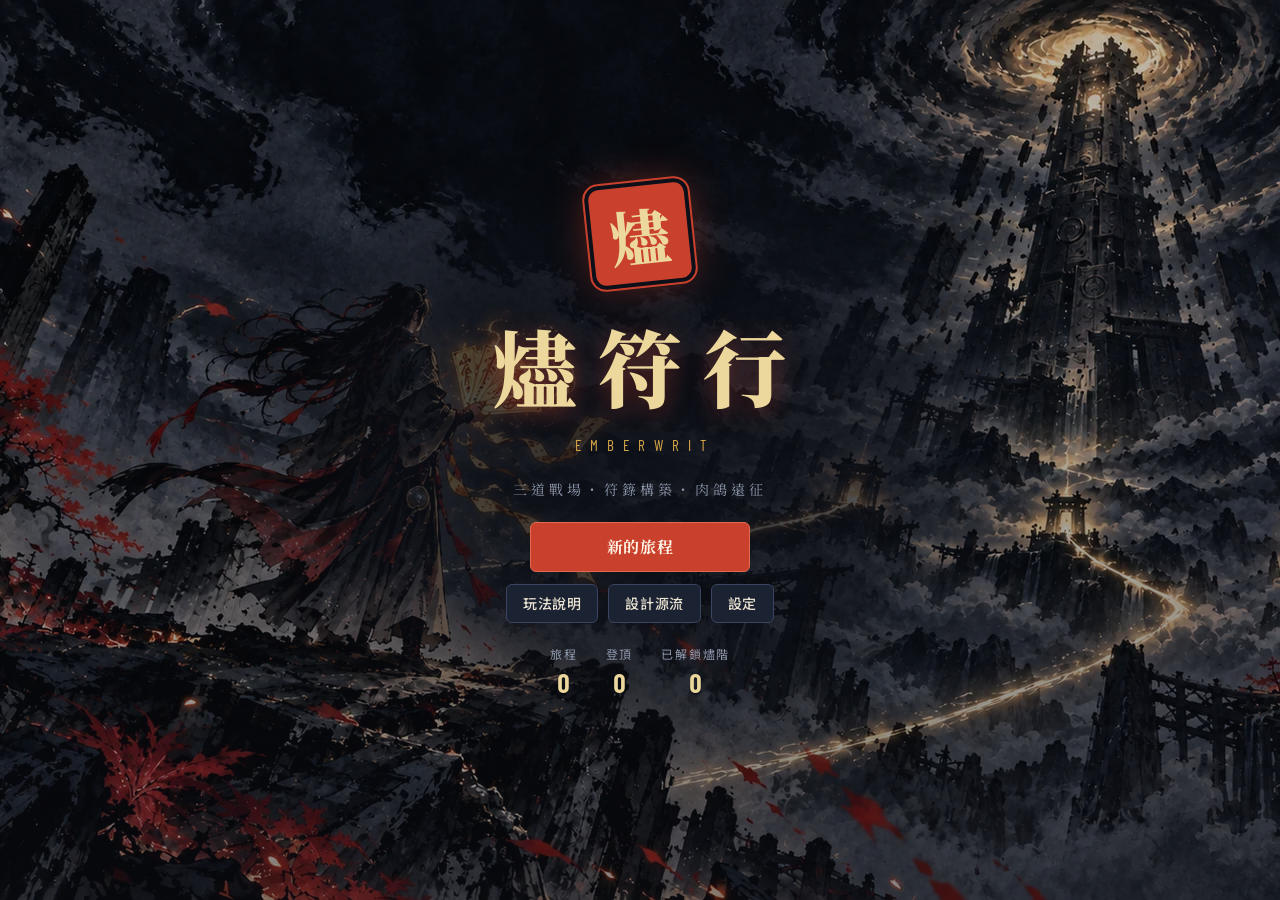
<file: index.html>
<!doctype html>
<html lang="zh-Hant">
<head>
<meta charset="utf-8">
<meta name="viewport" content="width=device-width, initial-scale=1, viewport-fit=cover">
<title>燼符行</title>
<link rel="preconnect" href="https://fonts.googleapis.com">
<link rel="preconnect" href="https://fonts.gstatic.com" crossorigin>
<link rel="stylesheet" href="https://fonts.googleapis.com/css2?family=Noto+Serif+TC:wght@700;900&family=Noto+Sans+TC:wght@400;500;700&family=Barlow+Condensed:wght@500;600;700&display=swap">
<link rel="stylesheet" href="css/style.css">
</head>
<body>
<div id="bgart" aria-hidden="true"></div>
<div id="app">
  <header id="hud" hidden></header>
  <main id="screen" class="screen"></main>
</div>
<div id="fx" aria-hidden="true"></div>
<div id="modal" hidden></div>
<div id="tip" role="tooltip" hidden></div>
<div id="toast" aria-live="polite"></div>
<script src="js/core.js"></script>
<script src="js/art_manifest.js"></script>
<script src="js/data_cards.js"></script>
<script src="js/data_charms.js"></script>
<script src="js/data_enemies.js"></script>
<script src="js/data_events.js"></script>
<script src="js/combat.js"></script>
<script src="js/run.js"></script>
<script src="js/ui.js"></script>
<script src="js/main.js"></script>
</body>
</html>
</file>
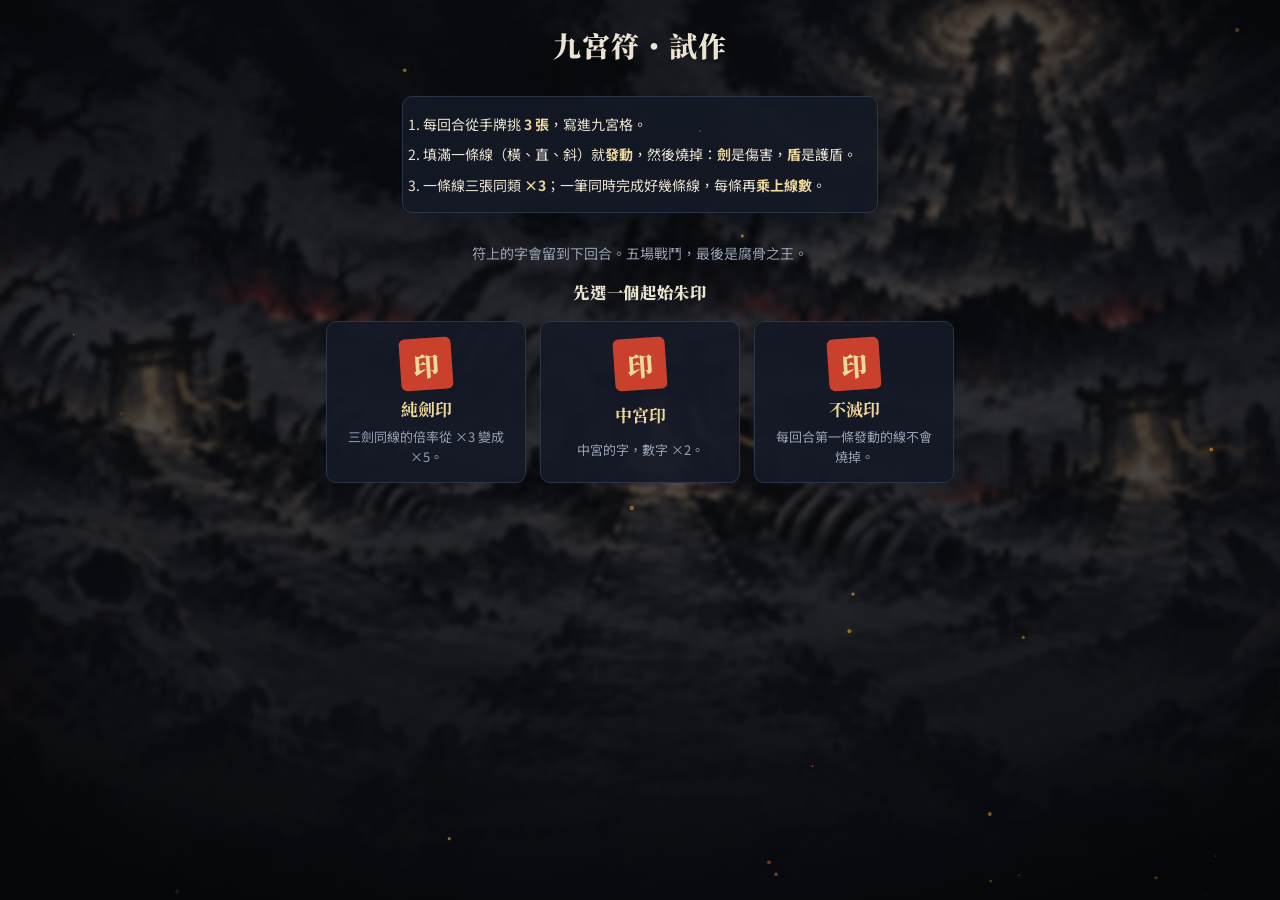
<file: prototype/index.html>
<!doctype html>
<html lang="zh-Hant">
<head>
<meta charset="utf-8">
<meta name="viewport" content="width=device-width, initial-scale=1, viewport-fit=cover">
<title>九宮符 試作</title>
<link rel="preconnect" href="https://fonts.googleapis.com">
<link rel="preconnect" href="https://fonts.gstatic.com" crossorigin>
<link rel="stylesheet" href="https://fonts.googleapis.com/css2?family=Noto+Serif+TC:wght@700;900&family=Noto+Sans+TC:wght@400;500;700&family=Barlow+Condensed:wght@600;700&display=swap">
<link rel="stylesheet" href="proto.css?v=35">
</head>
<body>
<div id="bg" aria-hidden="true"></div>
<div id="app">
  <header id="top"></header>
  <main id="main"></main>
</div>
<div id="fx" aria-hidden="true"></div>
<div id="modal" hidden></div>
<script src="../js/art_manifest.js?v=6"></script>
<script src="proto.js?v=25"></script>
</body>
</html>
</file>
<file: css/style.css>
/* =========================================================
   燼符行 EMBERWRIT
   版面概念：夜色墨桌上的三條道，下方一列黃紙符籙手牌
   刻意只做一種深色視覺（遊戲場景），所有顏色皆為明確設定
   ========================================================= */
:root {
  color-scheme: dark;
  /* 夜墨（底）→ 抬升層 */
  --ink-0: #0d1018;
  --ink-1: #141925;
  --ink-2: #1b2232;
  --ink-3: #283146;
  --ink-4: #3a4560;
  --text: #ebe4d2;
  --mist: #8e98ad;
  /* 符紙 */
  --paper: #ecd79c;
  --paper-2: #dcbf78;
  --paper-edge: #8a6a2c;
  --paper-ink: #2a1d10;
  --paper-mute: #6d5733;
  /* 印與點綴 */
  --cinnabar: #c9412c;
  --brass: #d9a84a;
  --brass-2: #f2c96a;
  /* 語意色 */
  --bad: #e2563f;
  --good: #7cc58e;
  --block: #6aa8dc;
  --energy: #f2b847;
  --gold: #f0c35a;
  /* 派系（深底上的亮色／紙上的墨色） */
  --c-flame: #ec6a45;  --k-flame: #b0321a;
  --c-frost: #62c2df;  --k-frost: #16698a;
  --c-bone: #b1cb84;   --k-bone: #4b6a26;
  --c-storm: #ae8ff6;  --k-storm: #5838ad;
  --c-neutral: #a3a5ae; --k-neutral: #3d3427;
  /* 字體 */
  --f-display: 'Noto Serif TC', 'Songti TC', 'PMingLiU', 'MingLiU', serif;
  --f-body: 'Noto Sans TC', 'PingFang TC', 'Microsoft JhengHei', 'Heiti TC', sans-serif;
  --f-num: 'Barlow Condensed', 'Arial Narrow', 'Noto Sans TC', sans-serif;
  /* 卡牌尺寸 */
  --cw: 128px;
  --ch: 180px;
}

* { box-sizing: border-box; }
html, body { height: 100%; }
body {
  margin: 0;
  background: var(--ink-0);
  background-image:
    radial-gradient(ellipse 80% 50% at 50% 110%, rgba(201, 65, 44, 0.16), transparent 70%),
    radial-gradient(ellipse 60% 40% at 50% -10%, rgba(98, 194, 223, 0.06), transparent 70%);
  color: var(--text);
  font-family: var(--f-body);
  font-size: 14px;
  line-height: 1.5;
  -webkit-font-smoothing: antialiased;
  overflow: hidden;
}
button { font: inherit; color: inherit; }
[hidden] { display: none !important; }
:focus-visible { outline: 2px solid var(--brass-2); outline-offset: 2px; }
h1, h2, h3, h4 { font-family: var(--f-display); font-weight: 900; text-wrap: balance; margin: 0; letter-spacing: 0.04em; }
p { margin: 0; }
.dim { color: var(--mist); }
.small { font-size: 12px; }
.eyebrow { font-size: 12px; letter-spacing: 0.3em; color: var(--brass); }

#app { height: 100%; display: flex; flex-direction: column; position: relative; z-index: 1; }

/* ---------- 美術圖 ---------- */
#bgart {
  --dim: .6;
  position: fixed; inset: 0; z-index: 0; pointer-events: none;
  background-color: var(--ink-0); background-size: cover; background-position: center;
  opacity: 0; transition: opacity .6s ease;
}
#bgart.on { opacity: 1; }
#bgart::after {
  content: ''; position: absolute; inset: 0;
  background: linear-gradient(180deg, rgba(13, 16, 24, calc(var(--dim) * .75)) 0%, rgba(13, 16, 24, var(--dim)) 55%, rgba(13, 16, 24, calc(var(--dim) + .15)) 100%);
}
.art-fill { position: absolute; inset: 0; border-radius: inherit; background-repeat: no-repeat; background-color: var(--ink-1); }
.hero-chip, .fc-seal, .anc-seal, .h-glyph { position: relative; overflow: hidden; }
.screen { flex: 1; min-height: 0; overflow-y: auto; overflow-x: hidden; padding: 20px 16px 32px; }
.screen.s-combat { overflow: hidden; padding: 0; }

/* ---------- 按鈕 ---------- */
.btn {
  appearance: none; border: 1px solid var(--ink-4); background: var(--ink-2); color: var(--text);
  padding: 8px 16px; border-radius: 6px; cursor: pointer; font-weight: 500; letter-spacing: 0.04em;
  transition: background .15s, border-color .15s, transform .1s;
}
.btn:hover:not(:disabled) { background: var(--ink-3); border-color: var(--brass); }
.btn:active:not(:disabled) { transform: translateY(1px); }
.btn:disabled { opacity: .4; cursor: not-allowed; }
.btn.primary { background: var(--cinnabar); border-color: #e36a52; color: #fff4e6; }
.btn.primary:hover:not(:disabled) { background: #d9533c; border-color: var(--brass-2); }
.btn.danger { border-color: #8e3426; color: #ffb7a8; }
.btn.ghost { background: transparent; }
.btn.big { padding: 12px 26px; font-size: 16px; font-family: var(--f-display); font-weight: 700; }
.btn.small { padding: 4px 10px; font-size: 13px; }
.btn.on { border-color: var(--brass); background: rgba(217, 168, 74, .16); color: var(--brass-2); }
.row-btns { display: flex; gap: 10px; flex-wrap: wrap; justify-content: center; }

/* ---------- 頂部資訊列 ---------- */
#hud {
  display: flex; align-items: center; gap: 16px; padding: 8px 16px;
  padding-top: calc(8px + env(safe-area-inset-top, 0px));
  background: linear-gradient(var(--ink-1), rgba(20, 25, 37, .92));
  border-bottom: 1px solid var(--ink-3); flex-wrap: nowrap; position: relative; z-index: 5;
}
.hud-l { display: flex; align-items: center; gap: 14px; flex-wrap: wrap; }
.hero-chip {
  width: 36px; height: 36px; border-radius: 8px; display: grid; place-items: center;
  font-family: var(--f-display); font-weight: 900; font-size: 20px; background: var(--ink-2);
  border: 2px solid currentColor;
}
.f-flame { color: var(--c-flame); } .f-frost { color: var(--c-frost); } .f-bone { color: var(--c-bone); } .f-storm { color: var(--c-storm); } .f-neutral { color: var(--c-neutral); }
.stat { display: flex; align-items: center; gap: 6px; font-family: var(--f-num); font-size: 18px; font-weight: 600; font-variant-numeric: tabular-nums; }
.stat .lbl { font-family: var(--f-display); font-size: 13px; font-weight: 900; width: 22px; height: 22px; border-radius: 50%; display: grid; place-items: center; background: var(--ink-3); }
.stat.hp .lbl { background: #5a1f1a; color: #ffb3a4; }
.stat.hp .bar { width: 90px; height: 8px; border-radius: 4px; background: #2b1716; overflow: hidden; }
.stat.hp .bar i { display: block; height: 100%; background: linear-gradient(90deg, #b8352a, #e75a45); }
.stat.gold .lbl { background: #5a4417; color: var(--gold); } .stat.gold .val { color: var(--gold); }
.stat.candle .lbl { background: #4d3216; color: #ffcf7a; } .stat.candle.out { opacity: .5; }
.stat.where { flex-direction: column; align-items: flex-start; gap: 0; font-family: var(--f-body); font-size: 13px; line-height: 1.25; }
.stat.where .val { font-family: var(--f-display); font-weight: 700; }
.stat.where .sub { color: var(--mist); font-size: 12px; font-weight: 400; }
.hud-charms { display: flex; gap: 6px; flex: 1; justify-content: center; flex-wrap: wrap; min-width: 0; }
.charm {
  width: 38px; height: 38px; border-radius: 50%; border: 2px solid var(--ink-4); background: var(--ink-2);
  display: grid; place-items: center; position: relative; cursor: pointer; padding: 0;
  font-family: var(--f-display); font-weight: 900; font-size: 18px; color: var(--paper);
}
.charm.empty { border-style: dashed; background: transparent; cursor: default; opacity: .5; }
.charm.r-C { border-color: #8d8064; } .charm.r-U { border-color: #4fa5a0; } .charm.r-R { border-color: var(--brass); box-shadow: 0 0 10px rgba(217, 168, 74, .35); }
.charm.r-B { border-color: var(--cinnabar); box-shadow: 0 0 10px rgba(201, 65, 44, .4); } .charm.r-S { border-color: #b48a5a; }
.charm .cnt { position: absolute; bottom: -6px; right: -8px; font-family: var(--f-num); font-size: 11px; background: var(--ink-0); border: 1px solid var(--ink-4); border-radius: 8px; padding: 0 4px; color: var(--brass-2); }
.hud-r { display: flex; align-items: center; gap: 8px; flex-wrap: wrap; }
.hud-cons { display: flex; gap: 5px; }
.cons {
  width: 32px; height: 32px; border-radius: 7px; border: 1px solid var(--ink-4); background: var(--ink-2);
  font-family: var(--f-display); font-weight: 900; font-size: 15px; color: #c8e6c4; cursor: pointer; padding: 0;
}
.cons.empty { border-style: dashed; background: transparent; opacity: .45; cursor: default; }
.cons.selected { border-color: var(--brass-2); box-shadow: 0 0 0 2px var(--brass); }
.deck-btn b { font-family: var(--f-num); font-size: 16px; }

/* ---------- 卡牌（黃紙符籙）---------- */
.card {
  --fk: var(--k-neutral);
  width: var(--cw); height: var(--ch); flex: none; position: relative; border-radius: 7px;
  background: linear-gradient(170deg, #f3e2ad 0%, var(--paper) 45%, var(--paper-2) 100%);
  color: var(--paper-ink); border: 1px solid var(--paper-edge);
  box-shadow: 0 1px 0 rgba(255, 255, 255, .35) inset, 0 6px 14px rgba(0, 0, 0, .5);
  display: flex; flex-direction: column; align-items: center; padding: 10px 8px 7px;
  user-select: none; cursor: default; transition: transform .14s ease, box-shadow .14s, filter .14s;
}
.card::before { content: ''; position: absolute; inset: 4px; border: 1px solid rgba(110, 76, 30, .35); border-radius: 4px; pointer-events: none; }
.card::after { content: ''; position: absolute; left: 14px; right: 14px; top: 0; height: 5px; background: var(--fk); border-radius: 0 0 3px 3px; }
.card.f-flame { --fk: var(--k-flame); } .card.f-frost { --fk: var(--k-frost); } .card.f-bone { --fk: var(--k-bone); } .card.f-storm { --fk: var(--k-storm); }
.card.r-U { border-color: #2f7d72; box-shadow: 0 0 0 1px #2f7d72, 0 6px 14px rgba(0, 0, 0, .5); }
.card.r-R { border-color: #b8862a; box-shadow: 0 0 0 2px #c99a3a, 0 0 14px rgba(242, 201, 106, .35), 0 6px 14px rgba(0, 0, 0, .5); }
.card.t-status { background: linear-gradient(170deg, #c9c4b6, #a8a397); }
.card.t-curse { background: linear-gradient(170deg, #5b4a63, #3b2f42); color: #e9dcf2; border-color: #251c2b; }
.card.t-curse .c-type, .card.t-curse .c-text { color: #d7c6e2; }
.c-cost {
  position: absolute; top: -9px; left: -9px; width: 30px; height: 30px; border-radius: 50%;
  background: var(--ink-1); border: 2px solid var(--energy); color: var(--energy);
  display: grid; place-items: center; font-family: var(--f-num); font-weight: 700; font-size: 19px; z-index: 2;
}
.c-cost.cheap { color: var(--good); border-color: var(--good); }
.c-bcost {
  position: absolute; top: 22px; left: -9px; border-radius: 9px; padding: 0 5px;
  background: #2b3320; border: 1px solid var(--c-bone); color: var(--c-bone); font-size: 11px; font-weight: 700; z-index: 2;
}
.c-name { font-family: var(--f-display); font-weight: 900; font-size: max(11px, calc(var(--cw) * .117)); letter-spacing: .04em; margin-top: 2px; white-space: nowrap; max-width: 100%; overflow: hidden; text-overflow: clip; }
.card.up .c-name { color: #2e7a35; }
.card.t-curse.up .c-name { color: #c9f0c0; }
.c-art { margin: 4px 0 2px; display: grid; place-items: center; }
.c-seal {
  width: calc(var(--cw) * .33); height: calc(var(--cw) * .33); display: grid; place-items: center; transform: rotate(-4deg);
  font-family: var(--f-display); font-weight: 900; font-size: calc(var(--cw) * .2); color: var(--fk);
  border: 2px solid var(--fk); background: rgba(201, 65, 44, .07); border-radius: 4px;
}
.card.t-atk .c-seal { border-radius: 50%; }
.card.t-pow .c-seal { clip-path: polygon(30% 0, 70% 0, 100% 30%, 100% 70%, 70% 100%, 30% 100%, 0 70%, 0 30%); border: none; background: color-mix(in srgb, var(--fk) 18%, transparent); }
.card.t-unit .c-seal { width: calc(var(--cw) * .28); height: calc(var(--cw) * .34); border-radius: 4px 4px 14px 14px; }
.c-type { font-size: max(8px, calc(var(--cw) * .078)); color: var(--paper-mute); letter-spacing: .06em; white-space: nowrap; }
.c-text { --tx: max(8.5px, calc(var(--cw) * .094)); font-size: var(--tx); line-height: 1.36; text-align: center; margin-top: 3px; flex: 1; overflow: hidden; }
.card.tx-long .c-text { font-size: calc(var(--tx) * .9); line-height: 1.3; }
.card.tx-xlong .c-text { font-size: calc(var(--tx) * .8); line-height: 1.26; }
.c-text b.num { font-family: var(--f-num); font-size: 1.25em; font-weight: 700; line-height: 1; }
.c-text b.up { color: #237a2c; } .c-text b.down { color: #b02c18; }
.c-text u { text-decoration: none; border-bottom: 1px dotted currentColor; font-weight: 500; }
.c-sigils { position: absolute; top: -8px; right: -6px; display: flex; gap: 2px; z-index: 2; }
.c-sigils .sig { width: 22px; height: 22px; border-radius: 50%; background: var(--cinnabar); color: #fff1dc; font-family: var(--f-display); font-weight: 900; font-size: 12px; display: grid; place-items: center; border: 1px solid #ffd2a8; }
.c-stats { position: absolute; bottom: -8px; left: 6px; right: 6px; display: flex; justify-content: space-between; }
.c-stats span { min-width: 26px; height: 22px; border-radius: 11px; padding: 0 6px; display: grid; place-items: center; font-family: var(--f-num); font-weight: 700; font-size: 15px; }
.c-stats .atk { background: #6b2318; color: #ffd2c4; } .c-stats .hp { background: #1f4c2c; color: #c9f2cf; }
.card.mini { --cw: 104px; --ch: 146px; padding: 8px 6px 5px; }
.card.pickable { cursor: pointer; }
.card.pickable:hover { transform: translateY(-6px); box-shadow: 0 0 0 2px var(--brass-2), 0 10px 20px rgba(0, 0, 0, .5); }
.card.chosen { transform: translateY(-6px); box-shadow: 0 0 0 3px var(--brass-2), 0 0 18px rgba(242, 201, 106, .5); }

/* ---------- 標題 ---------- */
.s-title { display: grid; place-items: center; }
.title-screen { display: flex; flex-direction: column; align-items: center; gap: 22px; text-align: center; max-width: 560px; width: 100%; padding-block: 24px; position: relative; }
.title-screen::before { content: ''; position: absolute; inset: -40px -120px; z-index: -1; pointer-events: none; background: radial-gradient(ellipse at center, rgba(13, 16, 24, .82) 0%, rgba(13, 16, 24, .55) 45%, rgba(13, 16, 24, 0) 72%); }
.logo { display: flex; flex-direction: column; align-items: center; gap: 6px; }
.logo-seal {
  width: 96px; height: 96px; display: grid; place-items: center; transform: rotate(-6deg);
  background: var(--cinnabar); color: var(--paper); font-family: var(--f-display); font-weight: 900; font-size: 60px;
  border-radius: 10px; box-shadow: 0 0 0 4px var(--ink-0), 0 0 0 6px var(--cinnabar), 0 0 40px rgba(201, 65, 44, .5);
  animation: ember 3.5s ease-in-out infinite;
}
@keyframes ember { 50% { box-shadow: 0 0 0 4px var(--ink-0), 0 0 0 6px var(--cinnabar), 0 0 60px rgba(236, 106, 69, .7); } }
.logo h1 { font-size: clamp(48px, 11vw, 84px); letter-spacing: .25em; margin-right: -.25em; margin-top: 14px; color: var(--paper); text-shadow: 0 4px 24px rgba(201, 65, 44, .45); }
.logo .en { font-family: var(--f-num); letter-spacing: .6em; margin-right: -.6em; color: var(--brass); font-size: 15px; }
.tagline { font-family: var(--f-display); color: var(--mist); letter-spacing: .3em; }
.title-btns { display: flex; flex-direction: column; gap: 12px; align-items: center; }
.title-btns .btn.big { min-width: 220px; }
.meta-stats { display: flex; gap: 28px; margin: 0; justify-content: center; flex-wrap: wrap; }
.meta-stats div { text-align: center; }
.meta-stats dt { font-size: 12px; color: var(--mist); letter-spacing: .15em; }
.meta-stats dd { margin: 0; font-family: var(--f-num); font-size: 26px; font-weight: 700; color: var(--paper); font-variant-numeric: tabular-nums; }
.history { width: 100%; text-align: left; border-top: 1px solid var(--ink-3); padding-top: 14px; }
.history h4 { font-size: 13px; color: var(--mist); margin-bottom: 8px; letter-spacing: .2em; }
.history ul { list-style: none; margin: 0; padding: 0; display: grid; gap: 6px; }
.history li { display: flex; align-items: center; gap: 8px; font-size: 13px; }
.history li.win { color: var(--brass-2); }
.history .dot { width: 22px; height: 22px; border-radius: 5px; display: grid; place-items: center; font-family: var(--f-display); font-weight: 900; border: 1px solid currentColor; font-size: 12px; }

/* ---------- 開局 ---------- */
.s-setup { display: flex; flex-direction: column; align-items: center; gap: 18px; }
.setup-head { text-align: center; display: grid; gap: 6px; }
.setup-head h2 { font-size: 30px; }
.setup-head p { color: var(--mist); max-width: 52ch; }
.faction-grid { display: grid; grid-template-columns: repeat(auto-fit, minmax(240px, 1fr)); gap: 14px; width: 100%; max-width: 1180px; }
.faction-card {
  text-align: left; background: var(--ink-1); border: 1px solid var(--ink-3); border-radius: 10px; padding: 16px;
  display: grid; grid-template-columns: auto 1fr; gap: 6px 14px; cursor: pointer; position: relative;
  transition: border-color .15s, transform .15s, background .15s; color: var(--text);
}
.faction-card:hover:not(:disabled) { border-color: currentColor; transform: translateY(-2px); }
.faction-card.f-flame { --fc: var(--c-flame); } .faction-card.f-frost { --fc: var(--c-frost); } .faction-card.f-bone { --fc: var(--c-bone); } .faction-card.f-storm { --fc: var(--c-storm); }
.faction-card:hover:not(:disabled) { border-color: var(--fc); }
.faction-card.chosen { border-color: var(--fc); background: color-mix(in srgb, var(--fc) 10%, var(--ink-1)); box-shadow: 0 0 0 1px var(--fc); }
.faction-card:disabled { opacity: .35; cursor: not-allowed; }
.fc-seal { width: 56px; height: 56px; border-radius: 10px; display: grid; place-items: center; font-family: var(--f-display); font-weight: 900; font-size: 32px; color: var(--fc); border: 2px solid var(--fc); grid-row: span 2; }
.fc-body { display: grid; gap: 4px; min-width: 0; }
.fc-body h3 { font-size: 20px; color: var(--fc); }
.fc-tag { font-size: 12px; letter-spacing: .15em; color: var(--brass); }
.fc-desc { font-size: 13px; color: var(--text); }
.fc-hero, .fc-charm, .fc-res { font-size: 12px; color: var(--mist); }
.fc-card { grid-column: 2; padding-top: 10px; }
.setup-foot { display: flex; gap: 14px; align-items: center; flex-wrap: wrap; justify-content: center; }
.heat-pick { display: flex; gap: 6px; align-items: center; }
.heat-pick > span { font-family: var(--f-display); font-weight: 700; color: var(--brass); margin-right: 4px; }

/* ---------- 古神 / 事件 / 營火 共用 ---------- */
.ancient, .event, .rest, .treasure, .altar, .perk, .reward {
  max-width: 720px; margin: 0 auto; display: flex; flex-direction: column; align-items: center; gap: 14px; text-align: center; padding-block: 8px;
}
.anc-seal, .ev-seal {
  width: 88px; height: 88px; display: grid; place-items: center; font-family: var(--f-display); font-weight: 900; font-size: 50px;
  color: var(--paper); border: 2px solid var(--brass); border-radius: 50%; background: radial-gradient(circle, rgba(217, 168, 74, .2), transparent 70%);
}
.anc-seal { width: 120px; height: 120px; font-size: 70px; box-shadow: 0 0 50px rgba(217, 168, 74, .25); animation: breathe 4s ease-in-out infinite; }
.anc-seal.has-art { width: 168px; height: 168px; }
.fc-seal.has-art { width: 72px; height: 72px; border-radius: 50%; }
@keyframes breathe { 50% { box-shadow: 0 0 80px rgba(217, 168, 74, .45); } }
.ev-seal.fire { color: var(--c-flame); border-color: var(--c-flame); background: radial-gradient(circle, rgba(236, 106, 69, .25), transparent 70%); }
.ancient h2, .event h2, .rest h2, .treasure h2, .altar h2, .perk h2, .reward h2 { font-size: 30px; }
.anc-line { font-family: var(--f-display); font-size: 17px; color: var(--paper); max-width: 40ch; }
.ev-text { font-size: 16px; max-width: 46ch; color: var(--text); }
.ev-result { font-size: 16px; color: var(--brass-2); max-width: 46ch; font-family: var(--f-display); font-weight: 700; }
.blessings, .ev-opts { display: grid; gap: 10px; width: 100%; max-width: 560px; margin-top: 6px; }
.blessing, .ev-opt {
  display: grid; grid-template-columns: 90px 1fr; gap: 12px; align-items: center; text-align: left;
  background: var(--ink-1); border: 1px solid var(--ink-3); border-radius: 8px; padding: 14px 16px; cursor: pointer; transition: border-color .15s, background .15s;
}
.blessing:hover:not(:disabled), .ev-opt:hover:not(:disabled) { border-color: var(--brass); background: var(--ink-2); }
.blessing b, .ev-opt b { font-family: var(--f-display); font-weight: 900; font-size: 17px; color: var(--brass-2); }
.ev-opt:disabled { opacity: .45; cursor: not-allowed; }

/* ---------- 地圖 ---------- */
.s-map { padding-bottom: 0; }
.map-wrap { max-width: 900px; margin: 0 auto; height: 100%; display: flex; flex-direction: column; gap: 10px; min-height: 0; }
.map-head { display: flex; justify-content: space-between; align-items: flex-end; gap: 12px; flex-wrap: wrap; }
.map-head h2 { font-size: 28px; }
.map-body { flex: 1; min-height: 0; display: grid; grid-template-columns: 1fr 130px; gap: 16px; }
.map-scroll { overflow-y: auto; overflow-x: hidden; min-height: 0; border: 1px solid var(--ink-3); border-radius: 12px; background: radial-gradient(ellipse at 50% 0%, rgba(201, 65, 44, .12), transparent 60%), var(--ink-1); }
.map-board { position: relative; width: 100%; max-width: 560px; margin: 0 auto; }
.map-lines { position: absolute; inset: 0; width: 100%; height: 100%; }
.map-lines line { stroke: var(--ink-4); stroke-width: 2; stroke-dasharray: 4 5; }
.map-lines line.walked { stroke: var(--brass); stroke-dasharray: none; stroke-width: 3; }
.map-lines line.live { stroke: var(--paper); stroke-dasharray: 6 4; }
.node {
  position: absolute; width: 38px; height: 38px; margin: -19px 0 0 -19px; border-radius: 50%; padding: 0;
  display: grid; place-items: center; font-family: var(--f-display); font-weight: 900; font-size: 17px;
  background: var(--ink-2); border: 2px solid var(--ink-4); color: var(--mist); cursor: default; transition: transform .15s;
}
.node.t-elite { color: #ff9d86; } .node.t-shop { color: var(--gold); } .node.t-rest { color: var(--c-flame); }
.node.t-treasure { color: var(--brass-2); } .node.t-event { color: var(--c-frost); } .node.t-altar { color: var(--c-storm); } .node.t-combat { color: var(--text); }
.node.locked { opacity: .4; }
.node.visited { opacity: .6; border-color: var(--brass); }
.node.current { border-color: var(--brass-2); box-shadow: 0 0 0 3px rgba(242, 201, 106, .3); opacity: 1; }
.node.avail { cursor: pointer; border-color: var(--paper); opacity: 1; animation: nodepulse 1.6s ease-in-out infinite; }
.node.avail:hover { transform: scale(1.18); background: var(--ink-3); }
@keyframes nodepulse { 50% { box-shadow: 0 0 0 6px rgba(236, 215, 156, .16); } }
.node.boss-node { width: 64px; height: 64px; margin: -32px 0 0 -32px; font-size: 32px; color: var(--cinnabar); border-color: var(--cinnabar); background: #241417; }
.legend { display: grid; gap: 8px; align-content: start; }
.lg { display: flex; align-items: center; gap: 8px; font-size: 13px; color: var(--mist); }
.lg i { font-style: normal; width: 26px; height: 26px; border-radius: 50%; display: grid; place-items: center; border: 1px solid var(--ink-4); font-family: var(--f-display); font-weight: 900; background: var(--ink-2); }
.lg.t-elite i { color: #ff9d86; } .lg.t-shop i { color: var(--gold); } .lg.t-rest i { color: var(--c-flame); } .lg.t-treasure i { color: var(--brass-2); } .lg.t-event i { color: var(--c-frost); } .lg.t-altar i { color: var(--c-storm); }

/* ---------- 戰鬥 ---------- */
.combat { height: 100%; display: grid; grid-template-rows: 1fr auto; position: relative; }
.combat.hurt::after { content: ''; position: absolute; inset: 0; pointer-events: none; box-shadow: inset 0 0 120px rgba(226, 86, 63, .55); animation: hurt .5s ease-out forwards; z-index: 3; }
@keyframes hurt { to { opacity: 0; } }
.field { display: flex; flex-direction: column; min-height: 0; padding: 8px 16px 0; position: relative; }
.field-top { display: flex; gap: 14px; align-items: center; font-size: 13px; color: var(--mist); padding: 2px 4px 6px; flex-wrap: wrap; }
.ft-kind { font-family: var(--f-display); font-weight: 900; color: var(--text); letter-spacing: .1em; }
.ft-kind.k-elite { color: #ff9d86; } .ft-kind.k-boss { color: var(--cinnabar); }
.ft-reserve { color: var(--brass-2); border: 1px solid rgba(217, 168, 74, .4); border-radius: 10px; padding: 0 8px; }
.ft-phase { margin-left: auto; color: var(--brass); }
.lanes { flex: 1; min-height: 0; display: grid; grid-template-columns: repeat(3, minmax(0, 1fr)); gap: 10px; }
.lane {
  display: grid; grid-template-rows: minmax(150px, 1fr) 26px 76px 70px; gap: 4px; min-width: 0;
  border-radius: 12px 12px 0 0; padding: 6px 6px 4px;
  background: linear-gradient(180deg, rgba(40, 49, 70, .35), rgba(20, 25, 37, .2) 60%, rgba(40, 49, 70, .35));
  border: 1px solid rgba(58, 69, 96, .45); border-bottom: none; position: relative;
}
.lane.hero-here { background: linear-gradient(180deg, rgba(40, 49, 70, .35), rgba(20, 25, 37, .2) 55%, rgba(217, 168, 74, .14)); border-color: rgba(217, 168, 74, .35); }
.row { position: relative; display: flex; align-items: center; justify-content: center; min-width: 0; }
.r-enemy { align-items: flex-end; }
.lane-label { position: absolute; top: 5px; left: 9px; font-family: var(--f-display); font-weight: 700; font-size: 11px; letter-spacing: .3em; color: var(--ink-4); pointer-events: none; }
.lane.hero-here .lane-label { color: var(--brass); }
.u-body, .u-pv { display: contents; }
.empty-slot { color: var(--ink-4); font-size: 12px; letter-spacing: .1em; }
.ally-empty, .hero-empty { width: 100%; height: 100%; border-radius: 8px; border: 1px dashed transparent; display: grid; place-items: center; }
.r-ally.targetable .ally-empty, .r-ally.targetable .unit { border-color: var(--brass-2); }
.r-ally.targetable { cursor: pointer; }
.r-ally.targetable .ally-empty { border-color: var(--brass-2); background: rgba(242, 201, 106, .08); color: var(--brass-2); }
.r-hero.targetable { cursor: pointer; }
.r-hero.targetable .hero-empty { border-color: rgba(236, 215, 156, .35); color: var(--paper); background: rgba(236, 215, 156, .05); }
.r-hero.targetable:hover .hero-empty { background: rgba(236, 215, 156, .12); }
.r-threat { font-family: var(--f-num); font-size: 15px; font-weight: 600; }
.r-threat .th { padding: 1px 10px; border-radius: 10px; white-space: nowrap; }
.r-threat.to-hero .th { background: rgba(226, 86, 63, .2); color: #ffb3a4; border: 1px solid rgba(226, 86, 63, .6); animation: warn 1.2s ease-in-out infinite; }
.r-threat.to-ally .th { background: rgba(217, 168, 74, .15); color: var(--brass-2); border: 1px solid rgba(217, 168, 74, .45); }
.r-threat.to-empty .th { color: var(--mist); border: 1px dashed var(--ink-4); }
@keyframes warn { 50% { background: rgba(226, 86, 63, .35); } }
.hint { position: absolute; left: 50%; top: 30px; transform: translateX(-50%); background: rgba(13, 16, 24, .9); border: 1px solid var(--brass); color: var(--brass-2); padding: 4px 14px; border-radius: 14px; font-size: 13px; white-space: nowrap; z-index: 4; pointer-events: none; }

.unit { position: relative; transition: transform .2s, opacity .3s; }
.unit.dying { position: absolute; inset: 0; animation: die .5s ease-in forwards; pointer-events: none; }
@keyframes die { to { opacity: 0; transform: scale(.7) translateY(10px); filter: grayscale(1); } }
.unit.shake { animation: shake .32s ease; }
@keyframes shake { 20% { transform: translateX(-6px); } 40% { transform: translateX(5px); } 60% { transform: translateX(-3px); } 80% { transform: translateX(2px); } }
.unit.lunge-down { animation: lungeDown .4s ease; }
.unit.lunge-up { animation: lungeUp .35s ease; }
@keyframes lungeDown { 40% { transform: translateY(18px) scale(1.05); } }
@keyframes lungeUp { 40% { transform: translateY(-16px) scale(1.05); } }

.unit.enemy { display: flex; flex-direction: column; align-items: center; gap: 3px; width: 100%; max-width: 190px; cursor: default; }
.unit.enemy.targetable { cursor: crosshair; }
.unit.enemy.targetable .portrait { box-shadow: 0 0 0 3px var(--brass-2), 0 0 24px rgba(242, 201, 106, .45); }
.unit.enemy.targetable:hover .portrait { transform: scale(1.06); }
.portrait {
  width: 74px; height: 74px; border-radius: 50%; display: grid; place-items: center;
  background: radial-gradient(circle at 35% 30%, #3a2b33, #1a1219 70%); border: 2px solid #6b3a36;
  font-family: var(--f-display); font-weight: 900; font-size: 40px; color: #f1d7c7; transition: transform .15s, box-shadow .15s;
  text-shadow: 0 2px 10px rgba(201, 65, 44, .6);
}
.portrait.facing { border-color: var(--brass); }
.unit.enemy.elite .portrait { width: 86px; height: 86px; font-size: 46px; border-color: #c25b45; }
.unit.enemy.boss .portrait { width: 104px; height: 104px; font-size: 58px; border: 3px solid var(--cinnabar); box-shadow: 0 0 30px rgba(201, 65, 44, .5); }
.unit.enemy.minion .portrait { width: 60px; height: 60px; font-size: 32px; }
.uname { font-family: var(--f-display); font-weight: 700; font-size: 13px; text-align: center; white-space: nowrap; overflow: hidden; text-overflow: ellipsis; max-width: 100%; }
.uname small { font-family: var(--f-body); font-weight: 400; font-size: 10px; color: var(--brass); margin-left: 4px; }
.hpbar { position: relative; width: 100%; max-width: 150px; height: 16px; border-radius: 8px; background: #2b1716; overflow: visible; border: 1px solid #4a2522; }
.hpbar i { position: absolute; left: 0; top: 0; bottom: 0; border-radius: 8px; background: linear-gradient(90deg, #a8322a, #e1553f); transition: width .3s; }
.hpbar span { position: relative; display: block; text-align: center; font-family: var(--f-num); font-size: 13px; font-weight: 600; line-height: 14px; color: #fff; text-shadow: 0 1px 2px #000; font-variant-numeric: tabular-nums; }
.hpbar.has-block { border-color: var(--block); }
.hpbar .blk { position: absolute; left: -12px; top: 50%; transform: translateY(-50%); min-width: 24px; height: 24px; padding: 0 4px; border-radius: 6px 6px 12px 12px; background: #1d3f5f; border: 1px solid var(--block); color: #d7ecff; font-style: normal; font-family: var(--f-num); font-weight: 700; font-size: 14px; display: grid; place-items: center; }
.sts { display: flex; gap: 3px; flex-wrap: wrap; justify-content: center; min-height: 18px; }
.st { display: inline-flex; align-items: center; gap: 1px; font-size: 11px; padding: 0 4px; border-radius: 4px; border: 1px solid; line-height: 16px; font-family: var(--f-display); font-weight: 700; }
.st b { font-family: var(--f-num); font-size: 12px; }
.st.good { color: #bfe8c6; border-color: #3f7a4c; background: rgba(63, 122, 76, .2); }
.st.bad { color: #ffc0b2; border-color: #8a3a2c; background: rgba(138, 58, 44, .2); }
.st.s-burn { color: #ffb070; border-color: #b45a1c; } .st.s-shock { color: #d8c4ff; border-color: #6f52c2; } .st.s-freeze { color: #bfefff; border-color: #2f88a8; }
.st.pow { color: var(--brass-2); border-color: #7b6224; background: rgba(217, 168, 74, .12); }

.intent { display: flex; gap: 4px; flex-wrap: wrap; justify-content: center; min-height: 30px; align-items: center; }
.intent.idle, .intent.frozen { color: var(--mist); font-size: 13px; }
.intent.frozen { color: #bfefff; font-family: var(--f-display); font-weight: 700; }
.ia { display: inline-flex; align-items: center; gap: 3px; padding: 2px 7px; border-radius: 6px; font-family: var(--f-display); font-weight: 900; font-size: 13px; background: var(--ink-2); border: 1px solid var(--ink-4); }
.ia b { font-family: var(--f-num); font-size: 17px; font-weight: 700; }
.ia small { font-family: var(--f-body); font-weight: 500; font-size: 10px; color: var(--mist); }
.ia.atk { color: #ffb3a4; border-color: #8a3a2c; background: rgba(138, 58, 44, .25); }
.ia.atk.t-home { border-color: #c94b3a; }
.ia.blk { color: #b9dcff; border-color: #2f5f8a; }
.ia.buff { color: #bfe8c6; border-color: #3f7a4c; }
.ia.deb, .ia.card { color: #e3c6ff; border-color: #6a4b8f; }
.ia.sum, .ia.pull, .ia.shift { color: var(--brass-2); border-color: #7b6224; }
.dmg-preview { position: absolute; top: 34px; right: -6px; background: #3a1310; border: 1px solid var(--bad); color: #fff0e8; border-radius: 6px; padding: 1px 7px; font-family: var(--f-num); font-weight: 700; font-size: 18px; display: flex; flex-direction: column; align-items: flex-end; line-height: 1.1; z-index: 2; pointer-events: none; }
.dmg-preview small { font-family: var(--f-body); font-size: 9.5px; font-weight: 400; color: #f4c8bd; max-width: 120px; text-align: right; }
.dmg-preview.lethal { background: var(--cinnabar); border-color: var(--brass-2); }

.unit.ally {
  width: 100%; max-width: 180px; height: 100%; display: flex; align-items: center; gap: 8px; padding: 6px 8px;
  background: linear-gradient(170deg, rgba(236, 215, 156, .16), rgba(236, 215, 156, .06)); border: 1px solid rgba(236, 215, 156, .35); border-radius: 8px;
}
.a-glyph { width: 44px; height: 44px; flex: none; border-radius: 6px; display: grid; place-items: center; font-family: var(--f-display); font-weight: 900; font-size: 26px; background: var(--paper); color: var(--paper-ink); }
.a-info { min-width: 0; display: grid; gap: 3px; }
.a-stats { display: flex; gap: 4px; }
.a-stats span { font-family: var(--f-num); font-weight: 700; font-size: 14px; border-radius: 9px; padding: 0 7px; }
.a-stats .atk { background: #6b2318; color: #ffd2c4; } .a-stats .hp { background: #1f4c2c; color: #c9f2cf; }

.unit.hero { width: 100%; display: flex; align-items: center; justify-content: center; gap: 6px; }
.h-core { display: flex; align-items: center; gap: 8px; min-width: 0; flex: 1; max-width: 200px; }
.h-glyph { width: 50px; height: 50px; flex: none; border-radius: 10px; display: grid; place-items: center; font-family: var(--f-display); font-weight: 900; font-size: 28px; border: 2px solid currentColor; background: var(--ink-1); box-shadow: 0 0 18px rgba(217, 168, 74, .25); }
.h-info { flex: 1; min-width: 0; display: grid; gap: 4px; }
.h-glyph { position: relative; }
.hblk { display: none; position: absolute; right: -8px; bottom: -6px; min-width: 20px; height: 20px; padding: 0 3px; border-radius: 5px 5px 10px 10px; background: #1d3f5f; border: 1px solid var(--block); color: #d7ecff; font-style: normal; font-family: var(--f-num); font-weight: 700; font-size: 12px; place-items: center; }
.h-info .sts { justify-content: flex-start; }
.mv { width: 30px; height: 44px; border-radius: 8px; border: 1px solid var(--ink-4); background: var(--ink-2); display: grid; place-items: center; cursor: pointer; color: var(--paper); padding: 0; }
.mv svg { width: 10px; height: 16px; }
.mv:hover:not(:disabled) { border-color: var(--brass-2); color: var(--brass-2); }
.mv:disabled { opacity: .2; cursor: default; }

.tray {
  display: grid; grid-template-columns: 170px minmax(0, 1fr) 190px; gap: 12px; align-items: end;
  padding: 10px 16px; padding-bottom: calc(10px + env(safe-area-inset-bottom, 0px));
  background: linear-gradient(180deg, rgba(13, 16, 24, 0), rgba(13, 16, 24, .9) 30%); border-top: 1px solid var(--ink-3);
}
.tray-l, .tray-r { display: flex; flex-direction: column; gap: 8px; align-items: flex-start; }
.tray-r { align-items: stretch; }
.energy {
  width: 72px; height: 72px; border-radius: 50%; display: flex; align-items: baseline; justify-content: center; padding-top: 14px;
  background: radial-gradient(circle at 40% 35%, #ffd889, #d68f1f 60%, #7a4a0b); color: #2a1803;
  box-shadow: 0 0 0 3px var(--ink-0), 0 0 0 5px #d68f1f, 0 0 26px rgba(242, 184, 71, .45); font-family: var(--f-num);
}
.energy b { font-size: 34px; font-weight: 700; line-height: 1; }
.energy span { font-size: 16px; font-weight: 600; }
.res-row { display: flex; gap: 5px; flex-wrap: wrap; }
.chip { font-size: 12px; padding: 2px 8px; border-radius: 10px; background: var(--ink-2); border: 1px solid var(--ink-4); color: var(--mist); white-space: nowrap; }
.chip b { font-family: var(--f-num); font-size: 15px; color: var(--text); }
button.chip { cursor: pointer; }
button.chip:hover { border-color: var(--brass); }
.chip.steps b { color: var(--paper); } .chip.bones b { color: var(--c-bone); } .chip.bones.zero { opacity: .5; }
.hand {
  container-type: inline-size; display: flex; justify-content: center; align-items: flex-end; min-height: calc(var(--ch) + 14px);
  padding-top: 14px; position: relative;
}
.hand .card + .card { margin-left: clamp(-80px, calc((100cqw - var(--n) * var(--cw)) / max(var(--n) - 1, 1)), 6px); }
.hand .card { cursor: pointer; transform-origin: 50% 120%; }
.hand .card:hover { transform: translateY(-26px) scale(1.06); z-index: 5; box-shadow: 0 0 0 2px var(--brass-2), 0 14px 24px rgba(0, 0, 0, .6); }
.hand .card.selected { transform: translateY(-36px) scale(1.08); z-index: 6; box-shadow: 0 0 0 3px var(--brass-2), 0 0 26px rgba(242, 201, 106, .6); }
.hand .card.unplayable { filter: saturate(.35) brightness(.7); }
.hand .card.unplayable:hover { filter: saturate(.6) brightness(.85); }
.hand .card.marked { transform: translateY(-14px); box-shadow: 0 0 0 3px var(--bad); }
.hand .card.nope { animation: nope .3s; }
@keyframes nope { 25% { translate: -5px 0; } 75% { translate: 5px 0; } }
.hotkey { position: absolute; bottom: 3px; right: 6px; font-family: var(--f-num); font-size: 11px; color: rgba(42, 29, 16, .4); }
.resonance { display: flex; gap: 6px; }
.res { flex: 1; display: flex; align-items: center; gap: 6px; padding: 4px 8px; border-radius: 8px; border: 1px solid var(--ink-4); background: var(--ink-1); }
.res .rg { font-family: var(--f-display); font-weight: 900; font-size: 15px; }
.res .dots { display: flex; gap: 3px; }
.res .dots i { width: 8px; height: 8px; border-radius: 50%; background: var(--ink-4); }
.res .dots i.on { background: currentColor; box-shadow: 0 0 6px currentColor; }
.res.fired { border-color: currentColor; background: color-mix(in srgb, currentColor 14%, var(--ink-1)); }
.chain { font-size: 12px; color: var(--mist); }
.chain b { font-family: var(--f-num); font-size: 18px; color: var(--paper); }
.redraw-ctl { display: flex; gap: 6px; }
.end-turn { padding: 14px 10px; font-family: var(--f-display); font-weight: 900; font-size: 17px; letter-spacing: .15em; background: #5a2a1b; border-color: #a24a30; color: #ffe2cf; }
.end-turn:hover:not(:disabled) { background: #74361f; }

/* ---------- 獎勵 / 晉升 ---------- */
.reward-list { display: grid; gap: 6px; width: 100%; max-width: 420px; }
.rw { display: grid; grid-template-columns: 34px 1fr auto; gap: 10px; align-items: center; text-align: left; padding: 8px 12px; border-radius: 8px; background: var(--ink-1); border: 1px solid var(--ink-3); }
.rw.gold b { font-family: var(--f-num); font-size: 18px; color: var(--gold); }
.rw.dim { opacity: .65; }
.rw-i { width: 32px; height: 32px; border-radius: 8px; display: grid; place-items: center; font-family: var(--f-display); font-weight: 900; background: var(--ink-2); border: 1px solid var(--ink-4); color: var(--paper); }
.rw.gold .rw-i { color: var(--gold); }
.rw.take { cursor: pointer; width: 100%; max-width: 520px; grid-template-columns: 40px 1fr auto; }
.rw.take:hover { border-color: var(--brass); }
.rw.take em { font-style: normal; color: var(--brass-2); font-weight: 700; }
.rw.take small { color: var(--mist); }
.total { color: var(--mist); font-size: 13px; }
.rw-block { width: 100%; display: flex; flex-direction: column; gap: 12px; align-items: center; padding: 14px 0; border-top: 1px solid var(--ink-3); }
.rw-block h3 { font-size: 18px; }
.card-choice { display: flex; gap: 18px; justify-content: center; flex-wrap: wrap; padding-top: 8px; }
.charm-choice, .sigil-choice { display: grid; grid-template-columns: repeat(auto-fit, minmax(170px, 1fr)); gap: 10px; width: 100%; }
.charm-opt, .sigil-opt, .shop-charm {
  display: flex; flex-direction: column; align-items: center; gap: 6px; text-align: center; padding: 14px 12px; border-radius: 10px;
  background: var(--ink-1); border: 1px solid var(--ink-3); cursor: pointer; transition: border-color .15s, background .15s;
}
.charm-opt:hover, .sigil-opt:hover, .shop-charm:hover:not(:disabled) { border-color: var(--brass); background: var(--ink-2); }
.charm-opt b, .sigil-opt b, .shop-charm b { font-family: var(--f-display); font-size: 16px; color: var(--paper); }
.charm-opt small, .sigil-opt small, .shop-charm small { color: var(--mist); font-size: 12px; }
.charm-opt em { font-style: normal; color: var(--gold); font-size: 12px; }
.big-seal { width: 52px; height: 52px; border-radius: 50%; display: grid; place-items: center; font-family: var(--f-display); font-weight: 900; font-size: 26px; border: 2px solid var(--ink-4); background: var(--ink-2); color: var(--paper); }
.big-seal.r-U { border-color: #4fa5a0; } .big-seal.r-R { border-color: var(--brass); box-shadow: 0 0 14px rgba(217, 168, 74, .35); } .big-seal.r-B { border-color: var(--cinnabar); box-shadow: 0 0 14px rgba(201, 65, 44, .4); } .big-seal.r-C { border-color: #8d8064; }
.sigil-opt .big-seal { background: var(--cinnabar); color: #fff1dc; border-color: #ffd2a8; }
.perk-grid { display: grid; grid-template-columns: repeat(auto-fit, minmax(240px, 1fr)); gap: 14px; width: 100%; }
.perk-card { display: grid; gap: 10px; justify-items: center; text-align: left; padding: 20px; border-radius: 12px; background: var(--ink-1); border: 1px solid var(--ink-3); cursor: pointer; }
.perk-card:hover { border-color: currentColor; }
.perk-card h3 { font-size: 22px; }
.perk-card p { color: var(--text); font-size: 14px; width: 100%; }
.perk-card p b { color: currentColor; font-family: var(--f-display); }
.perk-card p.later, .perk-card p.had { color: var(--mist); }
.perk-card p.now { background: rgba(217, 168, 74, .08); border-radius: 6px; padding: 6px 8px; }

/* ---------- 商店 ---------- */
.shop { max-width: 1060px; margin: 0 auto; display: flex; flex-direction: column; gap: 12px; }
.shop-head { display: flex; justify-content: space-between; align-items: flex-end; gap: 12px; }
.shop-head h2 { font-size: 30px; }
.shop h3 { font-size: 16px; color: var(--brass); letter-spacing: .2em; margin-top: 4px; }
.shop-cards { display: flex; gap: 22px; flex-wrap: wrap; padding: 14px 4px 4px; }
.shop-item { display: flex; flex-direction: column; align-items: center; gap: 12px; }
.shop-item.sold .card { opacity: .25; pointer-events: none; }
.price { font-family: var(--f-num); font-weight: 700; font-size: 16px; color: var(--gold); }
.price.poor { color: var(--bad); }
.price.sale { background: var(--cinnabar); color: #fff; border-radius: 10px; padding: 0 8px; }
.shop-split { display: grid; grid-template-columns: 1.3fr 1fr; gap: 20px; }
.shop-charms { display: grid; grid-template-columns: repeat(auto-fit, minmax(150px, 1fr)); gap: 10px; }
.shop-charm.sold, .shop-con.sold { opacity: .3; }
.shop-cons, .shop-services { display: grid; gap: 8px; }
.shop-con, .service { display: grid; grid-template-columns: auto 1fr auto; gap: 10px; align-items: center; text-align: left; padding: 10px 12px; border-radius: 8px; background: var(--ink-1); border: 1px solid var(--ink-3); cursor: pointer; }
.service { grid-template-columns: 90px 1fr auto; }
.shop-con:hover:not(:disabled), .service:hover:not(:disabled) { border-color: var(--brass); }
.service:disabled, .shop-con:disabled { cursor: default; opacity: .45; }
.shop-con small, .service small { color: var(--mist); }
.service b { font-family: var(--f-display); color: var(--paper); }

/* ---------- 結算 ---------- */
.gameover { max-width: 860px; margin: 0 auto; display: flex; flex-direction: column; align-items: center; gap: 16px; text-align: center; padding-block: 16px; }
.gameover h2 { font-size: 40px; }
.gameover.win h2 { color: var(--brass-2); }
.gameover .unlock { color: var(--brass-2); border: 1px solid var(--brass); border-radius: 8px; padding: 6px 14px; }
.final-deck { width: 100%; }
.final-deck h4 { color: var(--mist); font-size: 14px; margin-bottom: 10px; }
.deck-grid { display: flex; flex-wrap: wrap; gap: 18px 14px; justify-content: center; padding: 14px 6px; }
.deck-grid.small { gap: 14px 10px; }

/* ---------- 彈窗 ---------- */
#modal { position: fixed; inset: 0; z-index: 50; }
.modal-wrap { position: absolute; inset: 0; display: grid; place-items: center; padding: 16px; background: rgba(5, 7, 12, .74); backdrop-filter: blur(2px); }
.modal { width: 100%; max-width: 680px; max-height: 88vh; overflow-y: auto; background: var(--ink-1); border: 1px solid var(--ink-3); border-radius: 12px; padding: 22px; box-shadow: 0 20px 60px rgba(0, 0, 0, .6); }
.modal.narrow { max-width: 420px; }
.modal.wide { max-width: 1040px; }
.modal.doc-modal { max-width: 720px; }
.modal h3 { font-size: 22px; margin-bottom: 12px; }
.confirm { display: grid; gap: 18px; text-align: center; }
.confirm p { font-size: 15px; }
.picker { display: flex; flex-direction: column; gap: 12px; }
.picker-foot { display: flex; gap: 10px; justify-content: flex-end; align-items: center; flex-wrap: wrap; }
.picker-foot .dim { margin-right: auto; }
.up-preview { display: flex; gap: 16px; align-items: center; justify-content: center; }
.up-preview:empty { display: none; }
.up-preview .arrow { font-size: 28px; color: var(--brass); }
.charm-menu, .menu { display: flex; flex-direction: column; align-items: center; gap: 12px; text-align: center; }
.menu .btn { width: 100%; }
.setting { display: flex; gap: 10px; align-items: center; justify-content: space-between; width: 100%; }
.seg { display: flex; gap: 4px; }
.doc { display: flex; flex-direction: column; gap: 14px; }
.doc section h4 { font-size: 16px; color: var(--brass-2); margin-bottom: 4px; }
.doc section p { color: var(--text); font-size: 14px; max-width: 65ch; }
.doc section p + p { margin-top: 4px; }
.doc > .btn { align-self: center; }
.src-table { display: grid; gap: 10px; }
.src-row { display: grid; grid-template-columns: 110px 1fr; gap: 4px 14px; padding: 10px 12px; border-radius: 8px; background: var(--ink-2); }
.src-row b { font-family: var(--f-display); color: var(--paper); grid-row: span 2; }
.src-row p { font-size: 13.5px; }
.src-row .fix { color: var(--good); }

/* ---------- 提示 / 吐司 ---------- */
#tip { position: fixed; z-index: 100; max-width: 300px; background: rgba(10, 12, 19, .97); border: 1px solid var(--ink-4); border-radius: 8px; padding: 8px 11px; font-size: 13px; line-height: 1.5; pointer-events: none; box-shadow: 0 8px 24px rgba(0, 0, 0, .5); }
#tip b { color: var(--brass-2); }
#tip i { color: var(--mist); font-style: normal; }
#tip .tip-r { float: right; color: var(--mist); font-size: 11px; margin-left: 10px; }
#toast { position: fixed; left: 50%; bottom: 30%; transform: translateX(-50%); z-index: 90; display: grid; gap: 6px; justify-items: center; pointer-events: none; }
.toast-msg { background: rgba(10, 12, 19, .95); border: 1px solid var(--brass); color: var(--paper); padding: 8px 18px; border-radius: 20px; font-size: 14px; transition: opacity .4s; max-width: 90vw; text-align: center; }
.toast-msg.out { opacity: 0; }

/* ---------- 特效層 ---------- */
#fx { position: fixed; inset: 0; pointer-events: none; z-index: 40; overflow: hidden; }
.float { position: absolute; transform: translate(-50%, 0); font-family: var(--f-num); font-weight: 700; font-size: 17px; color: var(--paper); text-shadow: 0 2px 4px #000, 0 0 8px #000; white-space: nowrap; animation: rise 1.25s ease-out both; }
.float.dmg { color: #ffd2c4; font-size: 24px; }
.float.dmg.big { font-size: 34px; color: #fff1da; }
.float.dmg.crit { color: var(--brass-2); font-size: 42px; }
.float.dmg.burn { color: #ffae5c; }
.float.hero-dmg { color: #ff8a73; font-size: 30px; }
.float.calc { font-size: 13px; font-weight: 500; color: var(--brass-2); margin-top: 34px; font-family: var(--f-body); }
.float.block { color: #a9d4ff; } .float.heal { color: var(--good); } .float.buff { color: #c9f2cf; font-family: var(--f-body); font-size: 13px; }
.float.debuff { color: #e3c6ff; font-family: var(--f-body); font-size: 13px; } .float.energy { color: var(--energy); } .float.gold { color: var(--gold); }
.float.miss { color: var(--mist); font-family: var(--f-display); font-size: 16px; } .float.freeze { color: #bfefff; font-family: var(--f-display); }
.float.bone { color: var(--c-bone); font-family: var(--f-body); font-size: 13px; }
@keyframes rise { 0% { opacity: 0; transform: translate(-50%, 6px) scale(.8); } 12% { opacity: 1; transform: translate(-50%, 0) scale(1.1); } 70% { opacity: 1; } 100% { opacity: 0; transform: translate(-50%, -46px) scale(1); } }
.banner { position: absolute; left: 50%; top: 38%; transform: translate(-50%, -50%); font-family: var(--f-display); font-weight: 900; font-size: clamp(32px, 7vw, 56px); letter-spacing: .3em; text-shadow: 0 0 30px currentColor, 0 4px 10px #000; animation: banner 1.3s ease-out both; white-space: nowrap; }
@keyframes banner { 0% { opacity: 0; transform: translate(-50%, -50%) scale(1.5); } 20% { opacity: 1; transform: translate(-50%, -50%) scale(1); } 75% { opacity: 1; } 100% { opacity: 0; transform: translate(-50%, -60%); } }
.pulse { position: absolute; border-radius: 50%; border: 2px solid var(--brass-2); animation: pulse .65s ease-out forwards; }
@keyframes pulse { from { transform: scale(1); opacity: 1; } to { transform: scale(1.9); opacity: 0; } }
.card.ghost { position: absolute; margin: 0; animation: ghost .5s ease-in forwards; z-index: 41; }
@keyframes ghost { to { transform: translateY(-160px) scale(.6); opacity: 0; } }
.candle-out { position: absolute; inset: 0; display: grid; place-content: center; justify-items: center; gap: 14px; background: rgba(5, 7, 12, .88); animation: fadein .4s; text-align: center; }
.candle-out h2 { font-size: 40px; color: var(--brass-2); }
@keyframes fadein { from { opacity: 0; } }

/* ---------- 窄螢幕 / 矮螢幕 ---------- */
@media (max-width: 1100px) {
  .stat.where { display: none; }
  .stat.hp .bar { width: 60px; }
}
@media (max-width: 980px) {
  #hud { gap: 10px; }
  .hud-l { gap: 10px; }
  .stat.hp .bar { display: none; }
  .charm { width: 34px; height: 34px; font-size: 16px; }
  .cons { width: 30px; height: 30px; }
  .tray { grid-template-columns: 124px minmax(0, 1fr) 150px; gap: 8px; padding-inline: 10px; }
  .energy { width: 58px; height: 58px; padding-top: 11px; }
  .energy b { font-size: 28px; }
  .end-turn { padding: 10px 8px; font-size: 15px; }
  .res { padding: 3px 5px; gap: 4px; }
}
@media (max-height: 760px) {
  :root { --cw: 108px; --ch: 152px; }
  .lane { grid-template-rows: minmax(108px, 1fr) 22px 58px 54px; padding: 4px 4px 2px; gap: 3px; }
  .portrait { width: 56px; height: 56px; font-size: 30px; }
  .unit.enemy.elite .portrait { width: 64px; height: 64px; font-size: 34px; }
  .unit.enemy.boss .portrait { width: 76px; height: 76px; font-size: 42px; }
  .unit.enemy.minion .portrait { width: 48px; height: 48px; font-size: 26px; }
  .intent { min-height: 24px; }
  .a-glyph { width: 34px; height: 34px; font-size: 20px; }
  .h-glyph { width: 40px; height: 40px; font-size: 22px; }
  .mv { height: 38px; }
  .field-top { padding-bottom: 3px; }
  .tray { padding-top: 4px; padding-bottom: calc(6px + env(safe-area-inset-bottom, 0px)); }
  .hand { padding-top: 8px; min-height: calc(var(--ch) + 8px); }
  .energy { width: 54px; height: 54px; padding-top: 10px; }
  .energy b { font-size: 26px; }
  .tray-l, .tray-r { gap: 5px; }
}
@media (max-width: 680px) {
  :root { --cw: 92px; --ch: 132px; }
  body { font-size: 13px; }
  #hud { gap: 6px 10px; padding: 6px 12px; flex-wrap: wrap; }
  .hud-charms { order: 3; flex-basis: 100%; justify-content: flex-start; }
  .charm { width: 30px; height: 30px; font-size: 14px; }
  .card { padding: 8px 5px 5px; }
  .c-cost { width: 24px; height: 24px; font-size: 15px; top: -7px; left: -7px; }
  .field { padding: 6px 6px 0; }
  .lanes { gap: 4px; }
  .lane { grid-template-rows: minmax(118px, 1fr) 22px 58px 54px; padding: 4px 2px; }
  .portrait { width: 52px; height: 52px; font-size: 28px; }
  .unit.enemy.elite .portrait { width: 58px; height: 58px; font-size: 32px; }
  .unit.enemy.boss .portrait { width: 66px; height: 66px; font-size: 36px; }
  .ia { font-size: 11px; padding: 1px 4px; } .ia b { font-size: 14px; } .ia small { display: none; }
  .unit.ally { flex-direction: column; gap: 2px; padding: 3px; }
  .a-glyph { width: 28px; height: 28px; font-size: 16px; }
  .unit.ally .uname { display: none; }
  .h-glyph { width: 34px; height: 34px; font-size: 19px; }
  .h-core { gap: 4px; }
  .h-info { display: none; }
  .hblk { display: grid; }
  .h-core { justify-content: center; }
  .mv { width: 22px; height: 34px; }
  .r-threat { font-size: 12px; } .r-threat .th { padding: 0 6px; }
  .hpbar .blk { left: -8px; min-width: 20px; height: 20px; font-size: 12px; }
  .dmg-preview { font-size: 14px; top: 26px; right: -2px; } .dmg-preview small { display: none; }
  .tray { grid-template-columns: 1fr 1fr; grid-template-areas: "l r" "hand hand"; gap: 6px; padding-inline: 8px; }
  .tray-l { grid-area: l; flex-direction: row; align-items: center; flex-wrap: wrap; }
  .tray-r { grid-area: r; flex-direction: row; flex-wrap: wrap; justify-content: flex-end; align-items: center; }
  .hand { grid-area: hand; }
  .resonance { order: 3; }
  .chain { display: none; }
  .map-body { grid-template-columns: 1fr; }
  .legend { grid-template-columns: repeat(4, 1fr); order: -1; }
  .shop-split { grid-template-columns: 1fr; }
  .blessing, .ev-opt { grid-template-columns: 1fr; gap: 4px; }
  .src-row { grid-template-columns: 1fr; }
  .src-row b { grid-row: auto; }
  .hand .card + .card { margin-left: clamp(-64px, calc((100cqw - var(--n) * var(--cw)) / max(var(--n) - 1, 1)), 4px); }
  .hotkey { display: none; }
}
@media (prefers-reduced-motion: reduce) {
  *, *::before, *::after { animation-duration: .01ms !important; animation-iteration-count: 1 !important; transition-duration: .01ms !important; }
}
</file>
<file: prototype/proto.css>
/* 九宮符 試作
   版面：上方敵人，中央一張黃紙符（九宮格），下方手牌。深色夜景，只有符紙與朱印是亮的。 */
:root {
  color-scheme: dark;
  --ink-0: #0d1018;
  --ink-1: #151a26;
  --ink-2: #1d2433;
  --line: #2c3548;
  --text: #ebe4d2;
  --mist: #98a1b5;
  --paper: #ecd79c;
  --paper-2: #dcbf78;
  --paper-ink: #2a1d10;
  --cinnabar: #c9412c;
  --brass: #d9a84a;
  --sword: #b32d1c;
  --shield: #1d4f86;
  --wild: #8a6a12;
  --good: #7cc58e;
  --bad: #e2563f;
  --block: #6aa8dc;
  --f-display: 'Noto Serif TC', 'Songti TC', 'PMingLiU', serif;
  --f-body: 'Noto Sans TC', 'PingFang TC', 'Microsoft JhengHei', sans-serif;
  --f-num: 'Barlow Condensed', 'Arial Narrow', sans-serif;
  --cell: clamp(58px, 9.6vh, 96px);
}
* { box-sizing: border-box; }
html, body { height: 100%; }
body { margin: 0; background: var(--ink-0); color: var(--text); font-family: var(--f-body); font-size: 14px; line-height: 1.5; overflow: hidden; }
button { font: inherit; color: inherit; }
[hidden] { display: none !important; }
h1, h2, h3 { font-family: var(--f-display); font-weight: 900; margin: 0; letter-spacing: .04em; text-wrap: balance; }
p { margin: 0; }
:focus-visible { outline: 2px solid var(--paper); outline-offset: 2px; }

#bg { position: fixed; inset: 0; background: var(--ink-0) url('../art/bg/act1.webp') center / cover no-repeat; }
#bg::after { content: ''; position: absolute; inset: 0; background: linear-gradient(180deg, rgba(13, 16, 24, .55), rgba(13, 16, 24, .8) 60%, rgba(13, 16, 24, .95)); }
#app { position: relative; z-index: 1; height: 100%; display: flex; flex-direction: column; }
#main { flex: 1; min-height: 0; overflow-y: auto; padding: 12px 16px 20px; }

.btn { appearance: none; border: 1px solid #3a4560; background: var(--ink-2); padding: 8px 18px; border-radius: 6px; cursor: pointer; font-weight: 500; }
.btn:hover:not(:disabled) { border-color: var(--brass); }
.btn:disabled { opacity: .4; cursor: not-allowed; }
.btn.primary { background: var(--cinnabar); border-color: #e36a52; color: #fff4e6; }
.btn.big { padding: 12px 28px; font-size: 17px; font-family: var(--f-display); font-weight: 700; }
.dim { color: var(--mist); }

/* 頂部 */
#top { display: flex; align-items: center; gap: 18px; padding: 10px 16px; padding-top: calc(10px + env(safe-area-inset-top, 0px)); background: rgba(20, 25, 37, .92); border-bottom: 1px solid var(--line); flex-wrap: wrap; }
#top:empty { display: none; }
.stat { font-family: var(--f-num); font-size: 19px; font-weight: 700; display: flex; align-items: center; gap: 6px; }
.stat i { font-style: normal; font-family: var(--f-display); font-size: 13px; width: 24px; height: 24px; border-radius: 50%; display: grid; place-items: center; }
.stat.hp i { background: #5a1f1a; color: #ffb3a4; }
.stat.blk i { background: #1d3f5f; color: #d7ecff; }
.stage { font-family: var(--f-display); font-weight: 700; }
.charms { display: flex; gap: 6px; flex: 1; justify-content: center; flex-wrap: wrap; }
.charm { height: 32px; padding: 0 12px; border-radius: 16px; border: 1px solid var(--cinnabar); background: rgba(201, 65, 44, .15); color: #ffd9cc; font-family: var(--f-display); font-weight: 700; font-size: 13px; display: inline-flex; align-items: center; cursor: help; }
.charm.empty { border-style: dashed; border-color: #3a4560; background: transparent; color: var(--mist); font-weight: 400; }

/* 戰鬥 */
.fight { display: grid; grid-template-rows: auto auto auto; gap: 10px; justify-items: center; max-width: 980px; margin: 0 auto; }
.foes { display: flex; gap: 14px; justify-content: center; flex-wrap: wrap; }
.foe { width: 170px; padding: 8px 12px; border-radius: 10px; background: rgba(21, 26, 38, .9); border: 1px solid var(--line); display: grid; justify-items: center; gap: 4px; cursor: pointer; position: relative; transition: border-color .15s, transform .15s; }
.foe:hover { border-color: #5a6680; }
.foe.target { border-color: var(--brass); box-shadow: 0 0 0 1px var(--brass); }
.foe.target::before { content: '目標'; position: absolute; top: -10px; left: 50%; transform: translateX(-50%); background: var(--brass); color: #1d1405; font-size: 11px; font-weight: 700; padding: 0 8px; border-radius: 8px; }
.foe.dead { opacity: .25; pointer-events: none; }
.foe.boss { width: 220px; }
.foe .seal { width: 50px; height: 50px; display: grid; place-items: center; font-family: var(--f-display); font-weight: 900; font-size: 34px; color: #f1d7c7; border: 2px solid #6b3a36; border-radius: 8px; background: #1e1418; transform: rotate(-3deg); }
.foe.boss .seal { width: 74px; height: 74px; font-size: 44px; border-color: var(--cinnabar); }
.foe .nm { font-family: var(--f-display); font-weight: 700; font-size: 14px; }
/* 有全身圖的敵人：人物直接站在戰場上，資訊放在右側 */
.foe.has-fig { width: auto; grid-template-columns: auto 128px; column-gap: 8px; align-items: center; background: transparent; border-color: transparent; padding: 0 4px; }
.foe.has-fig:hover { border-color: transparent; }
.foe.has-fig .fig { grid-column: 1; grid-row: 1 / span 4; height: calc(var(--fh) * .9); width: auto; display: block; filter: drop-shadow(0 10px 10px rgba(0, 0, 0, .65)); transition: filter .15s, transform .15s; }
.foe.has-fig.minion .fig { height: calc(var(--fh) * .72); }
.foe.has-fig.elite .fig { height: var(--fh); }
.foes { --fh: clamp(150px, 31vh, 280px); align-items: end; position: relative; z-index: 1; margin-bottom: calc(var(--fh) * -.22); }
.mid { position: relative; z-index: 2; }
.foe:not(.has-fig) { margin-bottom: calc(var(--fh) * .24); }
.foe.has-fig:hover .fig { transform: translateY(-3px); }
.foe.has-fig > :not(.fig) { grid-column: 2; }
.foe.has-fig .nm { align-self: end; }
.foe.has-fig.target { box-shadow: none; }
.foe.has-fig.target .fig { filter: drop-shadow(0 0 3px var(--brass)) drop-shadow(0 0 8px rgba(217, 168, 74, .8)) drop-shadow(0 10px 10px rgba(0, 0, 0, .65)); }
.foe.has-fig.target::before { left: auto; right: 0; transform: none; top: 0; }
.foe.boss.has-fig .fig { height: calc(var(--fh) * 1.15); }
.foe.has-fig .nm, .foe.has-fig .hpbar, .foe.has-fig .tags, .foe.has-fig .intent { position: relative; top: calc(var(--fh) * -.12); }
.hpbar { width: 100%; height: 14px; border-radius: 7px; background: #2b1716; position: relative; overflow: hidden; }
.hpbar b { position: absolute; inset: 0 auto 0 0; background: linear-gradient(90deg, #a8322a, #e1553f); transition: width .3s; }
.hpbar span { position: relative; display: block; text-align: center; font-family: var(--f-num); font-size: 12px; line-height: 14px; color: #fff; }
.intent { font-size: 13px; padding: 1px 10px; border-radius: 10px; background: rgba(138, 58, 44, .3); border: 1px solid #8a3a2c; color: #ffc0b2; }
.intent.soft { background: rgba(217, 168, 74, .12); border-color: #7b6224; color: var(--brass); }
.tags { display: flex; gap: 4px; font-size: 11px; min-height: 16px; }
.tags span { padding: 0 6px; border-radius: 4px; border: 1px solid #3a4560; color: var(--mist); }

.mid { display: grid; grid-template-columns: minmax(0, 1fr) auto minmax(0, 1fr); gap: 18px; align-items: center; width: 100%; }
.calc { justify-self: end; max-width: 280px; font-size: 13px; line-height: 1.6; color: var(--mist); min-height: 80px; }
.calc .hit { color: var(--text); font-size: 15px; }
.calc .big { color: var(--paper); font-family: var(--f-display); font-weight: 900; font-size: 22px; }
.side { justify-self: start; display: grid; gap: 10px; justify-items: start; }
.writes { font-family: var(--f-display); font-size: 15px; }
.writes b { font-family: var(--f-num); font-size: 28px; color: var(--paper); margin: 0 4px; }

/* 符紙 */
.paper { padding: calc(var(--cell) * .5); background: url('../art/board/paper.webp') center / 100% 100% no-repeat; position: relative; filter: drop-shadow(0 12px 26px rgba(0, 0, 0, .6)); }
.paper::after { content: none; }
.board { display: grid; grid-template-columns: repeat(3, var(--cell)); gap: 0; border: 2px solid var(--cinnabar); }
.cell { width: var(--cell); height: var(--cell); border: 1px solid rgba(201, 65, 44, .55); position: relative; display: grid; place-items: center; cursor: pointer; transition: background .15s; }
.cell:hover { background: rgba(201, 65, 44, .08); }
.cell.can { background: rgba(201, 65, 44, .1); }
.cell.lit { background: rgba(255, 214, 120, .65); box-shadow: inset 0 0 0 2px #b8862a; }
.cell.burn .glyph { animation: burn .55s ease-in forwards; }
@keyframes burn { 40% { color: #e25a1c; transform: scale(1.15); } to { opacity: 0; transform: scale(.6) translateY(-8px); filter: blur(2px); } }
.cell .glyph { font-family: var(--f-display); font-weight: 900; font-size: calc(var(--cell) * .5); line-height: 1; }
.cell .glyph.s-劍 { color: var(--sword); }
.cell .glyph.s-盾 { color: var(--shield); }
.cell .glyph.s-萬 { color: var(--wild); }
.cell .glyph.s-墨 { color: #111; filter: blur(.4px); }
.cell .num { position: absolute; top: 4px; left: 6px; font-family: var(--f-num); font-weight: 700; font-size: calc(var(--cell) * .22); color: var(--paper-ink); }
.cell .mark { position: absolute; bottom: 3px; right: 4px; font-size: 11px; font-family: var(--f-display); font-weight: 900; padding: 0 3px; border-radius: 3px; color: #fff4e6; }
.mark.m-gold { background: #a87b12; } .mark.m-stay { background: #3b5f7a; } .mark.m-fire { background: var(--cinnabar); }
.cell.center::before { content: ''; position: absolute; inset: 6px; border: 1px dashed rgba(201, 65, 44, .35); border-radius: 50%; pointer-events: none; }

/* 手牌 */
.hand { display: flex; gap: 10px; justify-content: center; flex-wrap: wrap; min-height: 150px; }
.card { width: var(--cw); height: calc(var(--cw) * 1.5); padding: calc(var(--cw) * .2) calc(var(--cw) * .13) calc(var(--cw) * .12); overflow: hidden; border-radius: 4px; background: center / 100% 100% no-repeat; color: var(--paper-ink); position: relative; cursor: pointer; display: grid; justify-items: center; align-content: start; gap: 1px; transition: transform .14s, filter .14s; user-select: none; filter: drop-shadow(0 6px 10px rgba(0, 0, 0, .55)); }
.card::before { content: none; }
.card.s-劍 { --suit: var(--sword); background-image: url('../art/frames/sword.webp'); } .card.s-盾 { --suit: var(--shield); background-image: url('../art/frames/shield.webp'); } .card.s-萬 { --suit: var(--wild); background-image: url('../art/frames/wild.webp'); }
.card:hover { transform: translateY(-6px); }
.card.sel { transform: translateY(-12px); filter: drop-shadow(0 0 6px var(--brass)) drop-shadow(0 0 2px var(--brass)); }
.card.pick:hover { filter: drop-shadow(0 0 5px var(--brass)); }
.card .cnum { position: absolute; top: 9%; left: 14%; font-family: var(--f-num); font-weight: 700; font-size: 20px; line-height: 1; }
.card .cg { font-family: var(--f-display); font-weight: 900; font-size: 34px; line-height: 1.15; margin-top: 2px; color: var(--suit); }
.card .cs { font-size: 10px; color: #6d5733; letter-spacing: .1em; }
.card .ct { font-size: 10.5px; line-height: 1.3; text-align: center; margin-top: 2px; }
.card.new::after { content: '新'; position: absolute; top: -8px; right: -8px; width: 22px; height: 22px; border-radius: 50%; background: var(--cinnabar); color: #fff; display: grid; place-items: center; font-size: 11px; font-weight: 700; }

/* 一般畫面 */
.screen { max-width: 820px; margin: 0 auto; display: grid; gap: 16px; justify-items: center; text-align: center; padding-block: 12px; }
.screen h2 { font-size: 28px; }
.rules { display: grid; gap: 8px; text-align: left; background: rgba(21, 26, 38, .9); border: 1px solid var(--line); border-radius: 10px; padding: 16px 20px; max-width: 560px; }
.rules li { line-height: 1.6; }
.rules b { color: var(--paper); font-weight: 700; }
.choices { display: flex; gap: 14px; justify-content: center; flex-wrap: wrap; }
.opt { width: 200px; padding: 16px; border-radius: 10px; background: rgba(21, 26, 38, .92); border: 1px solid var(--line); cursor: pointer; display: grid; gap: 6px; justify-items: center; text-align: center; }
.opt:hover { border-color: var(--brass); }
.opt .og { width: 52px; height: 52px; display: grid; place-items: center; background: var(--cinnabar); color: var(--paper); font-family: var(--f-display); font-weight: 900; font-size: 26px; border-radius: 6px; transform: rotate(-4deg); }
.opt b { font-family: var(--f-display); font-size: 17px; color: var(--paper); }
.opt small { color: var(--mist); font-size: 13px; }
.opt .tag { font-size: 11px; color: var(--brass); letter-spacing: .1em; }
.deck { display: flex; flex-wrap: wrap; gap: 10px; justify-content: center; }
.minib { display: grid; grid-template-columns: repeat(3, 64px); border: 2px solid var(--cinnabar); background: var(--paper); }
.minib div { height: 64px; border: 1px solid rgba(201, 65, 44, .55); display: grid; place-items: center; cursor: pointer; color: var(--paper-ink); font-family: var(--f-display); font-weight: 900; position: relative; }
.minib div:hover { background: rgba(201, 65, 44, .15); }
.summary { display: grid; grid-template-columns: repeat(auto-fit, minmax(140px, 1fr)); gap: 10px; width: 100%; max-width: 560px; }
.summary div { background: rgba(21, 26, 38, .9); border: 1px solid var(--line); border-radius: 8px; padding: 10px; }
.summary dt { font-size: 12px; color: var(--mist); }
.summary dd { margin: 0; font-family: var(--f-num); font-size: 26px; font-weight: 700; color: var(--paper); }
.build { font-family: var(--f-display); font-size: 30px; color: var(--paper); }

/* 浮字與彈窗 */
#fx { position: fixed; inset: 0; pointer-events: none; z-index: 30; }
.float { position: absolute; transform: translate(-50%, 0); font-family: var(--f-num); font-weight: 700; font-size: 30px; text-shadow: 0 2px 6px #000; animation: rise 1.1s ease-out forwards; white-space: nowrap; }
.float.dmg { color: #ffe0c4; } .float.blk { color: #a9d4ff; font-size: 22px; } .float.hurt { color: #ff8a73; } .float.note { color: var(--paper); font-family: var(--f-display); font-size: 18px; }
@keyframes rise { 0% { opacity: 0; transform: translate(-50%, 8px) scale(.8); } 15% { opacity: 1; transform: translate(-50%, 0) scale(1.1); } 100% { opacity: 0; transform: translate(-50%, -50px); } }
.banner { position: absolute; left: 50%; top: 18%; transform: translate(-50%, -50%); font-family: var(--f-display); font-weight: 900; font-size: clamp(30px, 6vw, 54px); color: var(--paper); text-shadow: 0 0 30px rgba(217, 168, 74, .8), 0 4px 10px #000; animation: banner 1.2s ease-out forwards; white-space: nowrap; }
@keyframes banner { 0% { opacity: 0; transform: translate(-50%, -50%) scale(1.5); } 20% { opacity: 1; transform: translate(-50%, -50%) scale(1); } 75% { opacity: 1; } 100% { opacity: 0; } }
.shake { animation: shake .3s; }
@keyframes shake { 25% { translate: -6px 0; } 75% { translate: 6px 0; } }
#modal { position: fixed; inset: 0; z-index: 40; background: rgba(5, 7, 12, .75); display: grid; place-items: center; padding: 16px; }
.mbox { max-width: 640px; width: 100%; max-height: 86vh; overflow-y: auto; background: var(--ink-1); border: 1px solid var(--line); border-radius: 12px; padding: 20px; display: grid; gap: 12px; }
.mbox h3 { font-size: 20px; }
.gloss { display: grid; gap: 6px; }
.gloss div { display: grid; grid-template-columns: 70px 1fr; gap: 10px; font-size: 13px; }
.gloss b { font-family: var(--f-display); color: var(--paper); }

@media (max-width: 760px) {
  :root { --cell: 76px; }
  .mid { grid-template-columns: 1fr; }
  .calc, .side { justify-self: center; text-align: center; justify-items: center; }
  .foe { width: 110px; padding: 8px; }
  .foe.boss { width: 150px; }
  .foe .seal { width: 44px; height: 44px; font-size: 26px; }
  .card { --cw: 80px; }
  .card .cg { font-size: 26px; }
  .card .cs { display: none; }
  .card .ct { font-size: 9.5px; line-height: 1.25; }
  .card .cnum { font-size: 16px; }
  .card .ct { font-size: 10.5px; }
}
@media (prefers-reduced-motion: reduce) { *, *::before, *::after { animation-duration: .01ms !important; transition-duration: .01ms !important; } }

/* ---------- 層次：遠景（背景）、中景（敵人）、近景（符紙）、前景（手牌與餘燼） ---------- */
:root { --mx: 0; --my: 0; }
#bg { inset: -30px; filter: blur(2.5px) saturate(.75) brightness(.85); transform: translate(calc(var(--mx) * -14px), calc(var(--my) * -9px)); transition: transform .5s ease-out; }
#bg::after {
  background:
    radial-gradient(ellipse 70% 62% at 50% 42%, rgba(13, 16, 24, 0) 0%, rgba(13, 16, 24, .5) 70%, rgba(5, 7, 12, .92) 100%),
    linear-gradient(180deg, rgba(13, 16, 24, .3), rgba(13, 16, 24, .5) 55%, rgba(13, 16, 24, .92));
}
#embers { position: fixed; inset: 0; z-index: 25; pointer-events: none; }
.fight { transform: translate(calc(var(--mx) * 4px), calc(var(--my) * 3px)); transition: transform .5s ease-out; }
/* 中景：敵人腳下的暖光與地面陰影 */
.foes::before { content: ''; position: absolute; left: -25%; right: -25%; bottom: calc(var(--fh) * .08); height: 75%; z-index: -1; pointer-events: none;
  background: radial-gradient(ellipse 48% 60% at 50% 100%, rgba(255, 186, 110, .17), rgba(255, 186, 110, 0) 70%); }
.foe.has-fig::after { content: ''; position: absolute; left: 0; width: calc(var(--fh) * .62); bottom: calc(var(--fh) * .03); height: 22px; z-index: -1; pointer-events: none;
  background: radial-gradient(ellipse at center, rgba(0, 0, 0, .8), rgba(0, 0, 0, 0) 70%); }
/* 近景：符紙平放在桌上，後方有暖光 */
.mid::before { content: ''; position: absolute; left: 50%; top: 55%; width: 820px; height: 560px; max-width: 140vw; transform: translate(-50%, -50%); z-index: -1; pointer-events: none;
  background: radial-gradient(ellipse at center, rgba(255, 196, 120, .2), rgba(255, 196, 120, 0) 62%); }
.paper { transform: perspective(1100px) rotateX(22deg); transform-origin: 50% 100%; }
.calc { background: rgba(10, 12, 18, .62); border: 1px solid rgba(255, 255, 255, .06); border-radius: 8px; padding: 10px 12px; backdrop-filter: blur(3px); }
.side { background: rgba(10, 12, 18, .55); border-radius: 8px; padding: 10px 12px; backdrop-filter: blur(3px); }
/* 前景：手牌呈扇形 */
.hand { padding-top: 8px; }
.hand .card { margin: 0 -7px; transform: translateY(var(--y, 0)) rotate(var(--r, 0deg)); transform-origin: 50% 130%; }
.hand .card:hover { transform: translateY(-18px) rotate(0deg) scale(1.1); z-index: 20 !important; }
.hand .card.sel { transform: translateY(-26px) rotate(0deg) scale(1.12); z-index: 21 !important; }
@media (prefers-reduced-motion: reduce) { #bg, .fight { transform: none; } }
/* 符紙壓得更深，讓敵人的腳藏在桌後；加一張透視的桌面 */
.foes { margin-bottom: calc(var(--fh) * -.36); }
.foe:not(.has-fig) { margin-bottom: calc(var(--fh) * .4); }
.mid::after { content: ''; position: absolute; left: 50%; top: 18%; width: 1600px; max-width: 220vw; height: 150%; z-index: -2; pointer-events: none;
  transform: translateX(-50%) perspective(900px) rotateX(52deg); transform-origin: 50% 0;
  background: radial-gradient(ellipse 42% 55% at 50% 12%, rgba(120, 72, 38, .42), rgba(46, 28, 16, .6) 55%, rgba(12, 9, 8, 0) 100%);
  border-top: 1px solid rgba(255, 205, 150, .16); }
.hand { position: relative; z-index: 3; }
#main { overflow-x: hidden; }
.mid::after { border-top: none; height: 120%;
  background: radial-gradient(ellipse 42% 55% at 50% 14%, rgba(120, 72, 38, .4), rgba(46, 28, 16, .55) 55%, rgba(12, 9, 8, 0) 100%); }
/* 手機：頂部列單行、敵人並排、尺寸縮小 */
@media (max-width: 760px) {
  #top { gap: 8px 12px; padding: 8px 10px; }
  #top .charms { order: 5; flex: 1 1 100%; flex-wrap: nowrap; justify-content: flex-start; overflow-x: auto; }
  #top .charm { height: 26px; padding: 0 9px; font-size: 12px; flex: none; }
  #top .btn { padding: 5px 10px; font-size: 13px; }
  #main { padding: 8px 8px 16px; }
  .foes { --fh: clamp(120px, 20vh, 170px); flex-wrap: nowrap; gap: 4px; }
  .foe.has-fig { grid-template-columns: auto 86px; column-gap: 4px; }
  .foe.has-fig .nm { font-size: 12px; }
  .foe:not(.has-fig) { width: 96px; }
  .calc { min-height: 0; padding: 6px 10px; font-size: 12px; }
  .side { padding: 8px 10px; }
  .mid { gap: 10px; }
}
/* ---------- 敵人放大兩倍：下半身藏在桌面後，像隔著桌子壓過來 ---------- */
.foes { --fh: clamp(150px, 29vh, 300px); height: calc(var(--fh) * 1.3); margin-bottom: 0; align-items: flex-end; }
.foe:not(.has-fig) { margin-bottom: 0; }
.foe.has-fig { align-self: stretch; align-items: center; }
.foe.has-fig .fig { height: calc(var(--fh) * 1.8); margin-bottom: calc(var(--fh) * -.5); align-self: end; }
.foe.has-fig.minion .fig { height: calc(var(--fh) * 1.35); margin-bottom: calc(var(--fh) * -.05); }
.foe.has-fig.elite .fig { height: calc(var(--fh) * 2.05); margin-bottom: calc(var(--fh) * -.75); }
.foe.boss.has-fig .fig { height: calc(var(--fh) * 2.4); margin-bottom: calc(var(--fh) * -1.1); }
.foe.has-fig .nm, .foe.has-fig .hpbar, .foe.has-fig .tags, .foe.has-fig .intent { top: 0; }
.foe.has-fig::after { content: none; }
/* 不透明的漆木桌面：從符紙上緣開始往下鋪滿 */
.mid::after { top: -10px; height: 200vh; transform: translateX(-50%); width: 300vw; max-width: none; border-top: 1px solid rgba(255, 205, 150, .18);
  background:
    radial-gradient(ellipse 34% 28% at 50% 8%, rgba(150, 92, 48, .38), rgba(150, 92, 48, 0) 100%),
    repeating-linear-gradient(178deg, rgba(255, 220, 180, .025) 0 2px, rgba(0, 0, 0, 0) 2px 9px),
    linear-gradient(180deg, #2b1b11 0%, #1e130c 18%, #120c08 45%, #0b0807 100%); }
.hand { margin-top: calc(var(--cell) * -.38); }
/* 桌面不要撐出捲軸：戰鬥區撐滿整個畫面並裁掉超出的部分 */
.s-fight-pad { padding: 0 !important; }
.fight { max-width: none; min-height: 100%; contain: paint; padding: 12px 16px 6px; align-content: start; }
.fight > .hand { align-self: end; }
.hand .card { margin-bottom: 4px; }
/* 720p 也放得下：符紙稍小、敵人列稍矮，但將軍維持原本的兩倍高 */
:root { --cell: clamp(56px, 8.8vh, 92px); }
.foes { --fh: clamp(140px, 29vh, 300px); height: calc(var(--fh) * 1.2); }
.foe.has-fig .fig { height: calc(var(--fh) * 1.85); margin-bottom: calc(var(--fh) * -.65); }
.foe.has-fig.minion .fig { height: calc(var(--fh) * 1.4); margin-bottom: calc(var(--fh) * -.2); }
.foe.has-fig.elite .fig { height: calc(var(--fh) * 2.15); margin-bottom: calc(var(--fh) * -.95); }
.foe.boss.has-fig .fig { height: calc(var(--fh) * 2.5); margin-bottom: calc(var(--fh) * -1.3); }
.fight { gap: 6px; }
.hand { margin-top: calc(var(--cell) * -.5); }
/* 大螢幕時手牌跟著變大（720p 維持 96px） */
.card { --cw: clamp(96px, 12vh, 124px); }
.card .cg { font-size: calc(var(--cw) * .36); }
.card .ct { font-size: calc(var(--cw) * .11); }
@media (max-width: 760px) { .card { --cw: 80px; } .card .cg { font-size: 26px; } .card .ct { font-size: 9.5px; } }
/* 供桌（#240）：圖的上緣就是桌子遠端的雕花木條，對齊敵人身體消失的位置。
   寬螢幕貼齊畫面寬；直立手機改以高度為準，只露出中間的木紋。 */
.mid::after { width: 100vw; height: 200vh; top: -10px; transform: translateX(-50%); border-top: none; background-color: #0e0907;
  background-image: linear-gradient(180deg, rgba(14, 9, 7, 0) 62%, #0e0907 100%), url('../art/table/table.webp');
  background-size: 100% max(33.34vw, 60vh), max(100vw, 180vh) auto; background-position: top center; background-repeat: no-repeat; }
/* ---------- 手機直向：敵人在上、符紙與「結束回合」並排、手牌在下，一屏放完 ---------- */
:root { --vh: 1vh; }
@supports (height: 1dvh) { :root { --vh: 1dvh; } }
html { -webkit-tap-highlight-color: transparent; }
@media (max-width: 760px) {
  #top { gap: 6px 10px; padding: 6px 10px; padding-top: calc(6px + env(safe-area-inset-top, 0px)); }
  #top .stat { font-size: 16px; gap: 4px; }
  #top .stat i { width: 20px; height: 20px; font-size: 11px; }
  #top .stage { font-size: 13px; margin-right: auto; }
  #top .btn { padding: 4px 9px; font-size: 12px; }
  #top .charm { height: 24px; padding: 0 8px; font-size: 12px; }
  #top .charms { gap: 5px; scrollbar-width: none; }
  .fight { padding: 6px 8px calc(16px + env(safe-area-inset-bottom, 0px)); gap: 4px; grid-template-rows: auto auto 1fr; }
  .fight > .hand { align-self: end; }
  /* 敵人：只用人物本身的寬度，名字與血條疊在桌緣上方 */
  .foes { --fh: clamp(90px, calc(var(--vh) * 18), 160px); gap: 0; }
  .foe.has-fig { grid-template-columns: auto; grid-template-rows: 1fr repeat(4, auto); row-gap: 2px; padding: 0; }
  .foe.has-fig .fig { grid-column: 1; grid-row: 1 / -1; }
  .foe.has-fig > :not(.fig) { grid-column: 1; z-index: 1; justify-self: center; }
  .foe.has-fig .nm { grid-row: 2; font-size: 12px; text-shadow: 0 1px 3px #000, 0 0 8px #000; }
  .foe.has-fig .hpbar { grid-row: 3; width: 82%; }
  .foe.has-fig .tags { grid-row: 4; }
  .foe.has-fig .intent { grid-row: 5; margin-bottom: 14px; }
  .tags:empty { display: none; }
  .foe:not(.has-fig) { width: 92px; padding: 6px; gap: 3px; }
  .foe .seal { width: 40px; height: 40px; font-size: 24px; }
  .foe .nm { font-size: 12px; }
  .intent { font-size: 12px; padding: 0 8px; }
  /* 中段：上面一行戰況，下面符紙＋操作 */
  :root { --cell: clamp(50px, min(17.5vw, calc(var(--vh) * 8.6)), 76px); }
  .mid { grid-template-columns: auto auto; justify-content: center; gap: 6px 10px; }
  .calc { grid-column: 1 / -1; justify-self: stretch; max-width: none; min-height: 0; padding: 4px 10px; font-size: 12px; line-height: 1.45; text-align: center; }
  .calc > div:not(:nth-last-child(-n+2)) { display: none; }
  .calc .hit { font-size: 13px; }
  .calc .big { font-size: 17px; }
  .paper { padding: calc(var(--cell) * .32); transform: perspective(900px) rotateX(16deg); }
  .side { justify-self: start; width: 96px; padding: 8px; gap: 6px; justify-items: center; text-align: center; }
  .writes { font-size: 13px; }
  .writes b { font-size: 22px; }
  #endBtn { padding: 8px 10px; font-size: 14px; }
  .side .dim { font-size: 11px !important; line-height: 1.4; }
  /* 手牌 */
  .hand { margin-top: calc(var(--cell) * -.28); min-height: 0; padding: 4px 0 14px; }
  .card { --cw: clamp(60px, min(18.5vw, calc(var(--vh) * 10.5)), 84px); }
  .card .cg { font-size: calc(var(--cw) * .36); }
  .card .ct { font-size: 9px; line-height: 1.25; }
  .card .cnum { font-size: calc(var(--cw) * .22); }
  .hand .card { margin: 0 -9px 4px; }
  .choices .card, .deck .card { --cw: 84px; }
  .cell .num { top: 2px; left: 4px; }
  .cell .mark { font-size: 10px; }
}
/* 觸控螢幕沒有懸停：點過的牌不要一直浮著 */
@media (hover: none) {
  .hand .card:hover:not(.sel) { transform: translateY(var(--y, 0)) rotate(var(--r, 0deg)); z-index: auto; }
  .card:hover { transform: none; }
}
/* 手機橫放或很矮的視窗：整體縮小 */
@media (min-width: 761px) and (max-height: 560px) {
  :root { --cell: clamp(40px, calc(var(--vh) * 12), 56px); }
  #top { padding: 4px 12px; gap: 10px; }
  #top .charm { height: 24px; }
  #top .btn { padding: 3px 10px; }
  .foes { --fh: clamp(70px, calc(var(--vh) * 24), 140px); }
  .card { --cw: clamp(56px, calc(var(--vh) * 17), 96px); }
  .card .ct { font-size: 9px; }
  .fight { padding: 4px 12px 2px; gap: 2px; }
  .paper { padding: calc(var(--cell) * .3); }
}
/* 手機：選項改成橫條，三個選項一屏看完 */
@media (max-width: 760px) {
  .screen { gap: 12px; padding-block: 4px; }
  .screen h2 { font-size: 22px; }
  .rules { padding: 10px 12px 10px 28px; font-size: 13px; }
  .choices:has(.opt) { flex-direction: column; align-items: stretch; width: 100%; max-width: 420px; gap: 8px; }
  .opt { width: auto; grid-template-columns: 44px 1fr; column-gap: 12px; row-gap: 0; justify-items: start; text-align: left; padding: 10px 12px; align-items: center; }
  .opt .og { grid-row: 1 / span 4; width: 42px; height: 42px; font-size: 20px; }
  .opt > :not(.og) { grid-column: 2; }
}

/* ==========================================================
   供桌與兩段鏡頭
   世界（.world）裡的東西都用 cqw/cqh 依桌面大小排；鏡頭只動 .world 的 transform。
   總覽：整張桌子、敵人站在遠端桌上、道具在兩側。放大：符紙佔滿寬度，道具只露出邊。
   ========================================================== */
body:has(.duel) #bg::after { background: radial-gradient(ellipse 80% 55% at 50% 45%, rgba(8, 6, 5, .55), rgba(3, 2, 2, .94) 75%); }
.duel { position: relative; height: 100%; overflow: hidden; container-type: size; --cam: .7s cubic-bezier(.65, .05, .3, 1);
  --hcw: clamp(60px, min(18.5vw, 11vh), 100px); --ui-h: calc(var(--hcw) * 1.5 + 50px); }
.duel::after { content: ''; position: absolute; inset: 0; z-index: 4; pointer-events: none;
  background: radial-gradient(ellipse 75% 70% at 50% 52%, rgba(0, 0, 0, 0) 50%, rgba(0, 0, 0, .72) 100%); }
.world { position: absolute; top: 0; bottom: calc(var(--ui-h) * .8); left: 50%; width: min(100cqw, 66cqh); translate: -50% 0; container-type: size;
  transform-origin: 50% 72%; transition: transform var(--cam); }
/* 放大的倍率與位移由 fitCamera() 依螢幕算好放在 --zs、--zy */
.duel.zoom .world { transform: translateY(var(--zy, -6%)) scale(var(--zs, 1.45)); }

/* 桌面與燭光 */
.w-table { position: absolute; top: 40cqh; bottom: -60cqh; left: -100cqw; right: -100cqw;
  background: #0e0907 url('../art/table/table.webp') center top / auto 100% no-repeat; }
.w-light { position: absolute; top: 36cqh; bottom: -60cqh; left: -100cqw; right: -100cqw; pointer-events: none;
  background:
    radial-gradient(ellipse 46cqw 26cqh at 50% 36%, rgba(255, 168, 86, .26), rgba(255, 168, 86, 0) 70%),
    radial-gradient(ellipse 22cqw 14cqh at calc(50% - 40cqw) 30%, rgba(255, 150, 70, .3), rgba(255, 150, 70, 0) 70%),
    linear-gradient(180deg, rgba(0, 0, 0, 0) 55%, rgba(0, 0, 0, .55)); }

/* 敵人：站在桌子遠端，名牌放在腳前 */
.w-foes { position: absolute; left: 0; right: 0; top: 0; height: 55cqh; z-index: 2; display: flex; justify-content: center; align-items: flex-end; gap: 1.5cqw; }
.mon { display: flex; flex-direction: column; align-items: center; cursor: pointer; position: relative; min-width: 0; }
.mon .fig { height: 20cqh; width: auto; display: block; margin-bottom: -.6cqh; filter: drop-shadow(0 .7cqh .5cqh rgba(0, 0, 0, .85)) brightness(.9) saturate(.85); transition: filter .15s; }
.mon.minion .fig { height: 15cqh; } .mon.elite .fig { height: 28cqh; } .mon.boss .fig { height: 34cqh; }
.mon .token { --h: 14cqh; width: calc(var(--h) * .62); height: var(--h); display: grid; place-items: center; margin-bottom: .2cqh;
  background: linear-gradient(180deg, #3b2a1d, #1b120c); border: 2px solid #6d4b2c; border-radius: calc(var(--h) * .3) calc(var(--h) * .3) 3px 3px;
  font-family: var(--f-display); font-weight: 900; font-size: calc(var(--h) * .36); color: #e9d3a6; box-shadow: 0 .8cqh 1cqh rgba(0, 0, 0, .7); }
.mon.minion .token { --h: 11cqh; } .mon.elite .token { --h: 17cqh; } .mon.boss .token { --h: 21cqh; }
.mon-tag { width: 24cqw; max-width: 150px; display: grid; gap: 2px; justify-items: center; padding: 3px 6px 4px; border-radius: 6px;
  background: rgba(14, 10, 7, .82); border: 1px solid rgba(255, 200, 140, .14); font-size: clamp(10px, 2.7cqw, 13px); line-height: 1.25; }
.mon-tag .nm { font-family: var(--f-display); font-weight: 700; white-space: nowrap; max-width: 100%; overflow: hidden; text-overflow: ellipsis; }
.mon-tag .hpbar { height: 12px; }
.mon-tag .hpbar span { font-size: 11px; line-height: 12px; }
.mon-tag .mx { font-size: .85em; color: var(--mist); }
.mon-tag .intent { font-size: inherit; padding: 0 .7em; }
.mon.target .mon-tag { border-color: var(--brass); box-shadow: 0 0 0 1px var(--brass); }
.mon.target .fig { filter: drop-shadow(0 0 3px var(--brass)) drop-shadow(0 .7cqh .5cqh rgba(0, 0, 0, .85)) brightness(.95); }
.mon.target .token { border-color: var(--brass); }
.mon.dead { opacity: .25; pointer-events: none; }

/* 符紙：總覽時斜放在桌上，放大時幾乎正對 */
.w-board { position: absolute; left: 50%; top: 72cqh; translate: -50% -50%; z-index: 3; --cell: min(16.5cqw, 9.3cqh); cursor: zoom-in; }
.duel.zoom .w-board { cursor: default; }
.duel .paper { padding: calc(var(--cell) * .32); transform: perspective(900px) rotateX(28deg); transform-origin: 50% 50%; transition: transform var(--cam);
  filter: drop-shadow(0 1.2cqh 1.4cqh rgba(0, 0, 0, .75)); }
.duel.zoom .paper { transform: perspective(900px) rotateX(8deg); }
.zoom-hint { position: absolute; left: 50%; top: 50%; translate: -50% -50%; z-index: 2; pointer-events: none; white-space: nowrap;
  font-family: var(--f-display); font-weight: 700; font-size: clamp(12px, 3.4cqw, 16px); color: var(--paper); background: rgba(14, 10, 7, .8);
  padding: .25em 1em; border-radius: 1em; border: 1px solid rgba(255, 200, 140, .25); transition: opacity .3s; animation: hint 2.2s ease-in-out infinite; }
.duel.zoom .zoom-hint { opacity: 0; animation: none; }
@keyframes hint { 50% { opacity: .55; } }

/* 桌上的物品：左邊法器（一直有效），右邊道具（點了可以用，用一次就沒了） */
.w-side { position: absolute; top: 45cqh; width: 17cqw; z-index: 2; display: flex; flex-direction: column; align-items: center; gap: 1cqh; }
.w-relics { left: 1cqw; } .w-items { right: 1cqw; }
.it { border: 0; padding: 0; background: none; color: var(--text); font: inherit; cursor: pointer; display: grid; justify-items: center; gap: 2px; position: relative; width: 100%; }
.it i { display: block; width: 100%; height: 7cqh; background: center bottom / contain no-repeat;
  filter: drop-shadow(0 .6cqh .5cqh rgba(0, 0, 0, .75)) brightness(.8) saturate(.75) sepia(.2); transition: filter .15s, transform .15s; }
.it:hover i { filter: drop-shadow(0 0 4px rgba(255, 190, 120, .6)) brightness(.92) saturate(.8) sepia(.2); transform: translateY(-2px); }
.it b { font-family: var(--f-display); font-weight: 700; font-size: clamp(10px, 2.7cqw, 13px); line-height: 1.35; white-space: nowrap;
  background: rgba(14, 10, 7, .82); border: 1px solid rgba(255, 200, 140, .16); border-radius: 1em; padding: 0 .6em; }
.w-items .it b { border-color: rgba(201, 65, 44, .6); }
.it-candle i { height: 9.5cqh; background-image: url('../art/props/candle_full.webp'); }
.it-candle.c-mid i { background-image: url('../art/props/candle_mid.webp'); }
.it-candle.c-low i { background-image: url('../art/props/candle_low.webp'); }
.it-candle.c-out i { background-image: url('../art/props/candle_out.webp'); }
.it-burner i { background-image: url('../art/props/burner.webp'); }
.it-inkstone i { background-image: url('../art/props/inkstone.webp'); }
.it-slips i { background-image: url('../art/props/slips.webp'); }
.it-cinnabar i { background-image: url('../art/props/cinnabar.webp'); }
.w-side .it-candle:not(.c-out)::before { content: ''; position: absolute; left: 50%; top: 0; width: 26cqw; height: 16cqh; translate: -50% -30%; z-index: -1; pointer-events: none;
  background: radial-gradient(ellipse at center, rgba(255, 170, 80, .32), rgba(255, 170, 80, 0) 65%); animation: flicker 2.6s ease-in-out infinite; }
@keyframes flicker { 20% { opacity: .8; } 45% { opacity: 1; } 60% { opacity: .85; } 80% { opacity: .95; } }
/* 香爐：平時一縷細煙，燒掉字時冒一大口 */
.w-side .it-burner::before, .w-side .it-burner.puff::after { content: ''; position: absolute; left: 50%; bottom: 5cqh; width: 5cqw; height: 9cqh; translate: -50% 0; pointer-events: none;
  background: radial-gradient(ellipse 40% 50% at 50% 70%, rgba(210, 205, 195, .28), rgba(210, 205, 195, 0) 70%); filter: blur(3px); animation: smoke 4s ease-out infinite; }
.w-side .it-burner.puff::after { width: 12cqw; height: 16cqh; background: radial-gradient(ellipse 45% 50% at 50% 70%, rgba(220, 215, 205, .55), rgba(220, 215, 205, 0) 70%); animation: smoke 1.6s ease-out forwards; }
@keyframes smoke { 0% { opacity: 0; transform: translateY(1cqh) scaleX(.7); } 30% { opacity: 1; } 100% { opacity: 0; transform: translateY(-6cqh) scaleX(1.3); } }
/* 獎勵畫面裡的物品圖 */
.opt .og.it-art { background: #1b140e; border: 1px solid rgba(255, 200, 140, .2); transform: none; width: 64px; height: 64px; padding: 4px; }
.og.it-art i { display: block; width: 100%; height: 100%; background: center / contain no-repeat; }

/* 手牌上方：左邊牌堆，右邊筆數與下筆 */
.u-piles { flex: none; display: grid; gap: 3px; }
.pile { display: flex; align-items: baseline; gap: 4px; padding: 1px 7px; border-radius: 4px; border: 1px solid rgba(255, 200, 140, .2);
  background: rgba(20, 15, 11, .88); color: var(--mist); font-size: 11px; line-height: 1.3; cursor: pointer; }
.pile b { font-family: var(--f-num); font-size: 14px; color: var(--text); min-width: 1.2em; text-align: right; }
.pile:hover { border-color: var(--brass); }
.u-end { flex: none; display: grid; justify-items: center; gap: 3px; }
.u-ink { font-size: 11px; color: var(--mist); white-space: nowrap; text-shadow: 0 1px 3px #000; }
.u-ink b { font-family: var(--f-num); font-size: 16px; color: var(--paper); }
.u-ink.dry b { color: var(--bad); }

/* 畫面下方（不跟鏡頭動）：退回、戰況、下筆、手牌 */
.ui { position: absolute; left: 0; right: 0; bottom: 0; z-index: 6; display: grid; gap: 4px; padding: 0 8px calc(6px + env(safe-area-inset-bottom, 0px)); pointer-events: none; }
.ui > * { pointer-events: auto; }
.u-row { display: flex; align-items: center; gap: 8px; max-width: 640px; width: 100%; margin: 0 auto; }
.u-back { display: none; flex: none; padding: 6px 12px; font-size: 13px; background: rgba(20, 15, 11, .88); border-color: rgba(255, 200, 140, .25); }
.duel.zoom .u-back { display: inline-flex; }
.u-note { flex: 1; min-width: 0; font-size: 12.5px; line-height: 1.35; color: var(--mist); text-align: center; text-shadow: 0 1px 3px #000, 0 0 8px #000; }
.u-note .hit { color: var(--text); }
.duel #endBtn { flex: none; font-family: var(--f-display); font-weight: 900; font-size: 16px; letter-spacing: .1em; padding: 8px 14px; border-radius: 4px;
  transform: rotate(-3deg); box-shadow: 0 3px 8px rgba(0, 0, 0, .6); }
.duel #endBtn.ready { animation: ready 1.4s ease-in-out infinite; }
@keyframes ready { 50% { box-shadow: 0 0 0 3px rgba(255, 190, 120, .55), 0 3px 8px rgba(0, 0, 0, .6); } }
.duel .hand { margin: 0; min-height: 0; padding: 2px 0 4px; }
.duel .card { --cw: var(--hcw); }
.duel .card .cg { font-size: calc(var(--cw) * .36); }
.duel .card .ct { font-size: max(9px, calc(var(--cw) * .1)); line-height: 1.25; }
.duel .card .cs { display: none; }

@media (prefers-reduced-motion: reduce) { .world, .duel .paper { transition: none; } .zoom-hint, .it-burner::before, .it-candle::before { animation: none; } }

/* ---------- 精簡版介面 ---------- */
/* 頂部一行：命、盾、朱印、進度、牌組、規則 */
#top { flex-wrap: nowrap; }
#top .charms { order: 0; flex: 1 1 0; min-width: 0; flex-wrap: nowrap; justify-content: flex-start; overflow-x: auto; scrollbar-width: none; }
#top .stage { margin-right: 0; font-family: var(--f-num); font-weight: 700; font-size: 15px; color: var(--mist); white-space: nowrap; }
#top .ib { padding: 4px 10px; min-width: 34px; white-space: nowrap; }

/* 桌上物品：自由擺放，可以拖動 */
.w-things { position: absolute; inset: 0; z-index: 2; pointer-events: none; }
.w-things .it { position: absolute; width: 17cqw; pointer-events: auto; touch-action: none; user-select: none; -webkit-user-select: none; cursor: grab; }
.w-things .it.dragging { z-index: 5; cursor: grabbing; }
.w-things .it.dragging i { transform: translateY(-1cqh) scale(1.12); filter: drop-shadow(0 2cqh 1.2cqh rgba(0, 0, 0, .7)) brightness(.95) saturate(.8) sepia(.2); transition: none; }
.w-things .it b { font-family: var(--f-num); }
/* 道具（可以用的）底下有一點朱紅的光 */
.w-things .it[data-kind="item"]::after { content: ''; position: absolute; left: 18%; right: 18%; bottom: -.6cqh; height: 1.4cqh; border-radius: 50%; pointer-events: none;
  background: radial-gradient(ellipse at center, rgba(214, 74, 48, .6), rgba(214, 74, 48, 0) 70%); }
.w-things .it-candle:not(.c-out)::before { content: ''; position: absolute; left: 50%; top: 0; width: 26cqw; height: 16cqh; translate: -50% -30%; z-index: -1; pointer-events: none;
  background: radial-gradient(ellipse at center, rgba(255, 170, 80, .32), rgba(255, 170, 80, 0) 65%); animation: flicker 2.6s ease-in-out infinite; }
.w-things .it-burner::before, .w-things .it-burner.puff::after { content: ''; position: absolute; left: 50%; bottom: 5cqh; width: 5cqw; height: 9cqh; translate: -50% 0; pointer-events: none;
  background: radial-gradient(ellipse 40% 50% at 50% 70%, rgba(210, 205, 195, .28), rgba(210, 205, 195, 0) 70%); filter: blur(3px); animation: smoke 4s ease-out infinite; }
.w-things .it-burner.puff::after { width: 12cqw; height: 16cqh; background: radial-gradient(ellipse 45% 50% at 50% 70%, rgba(220, 215, 205, .55), rgba(220, 215, 205, 0) 70%); animation: smoke 1.6s ease-out forwards; }

/* 敵人名牌只剩血量與意圖 */
.mon-tag { width: auto; min-width: 18cqw; }

/* 手牌上方一行：牌堆、返回、結果、墨點與下筆 */
.pile { font-family: var(--f-display); font-weight: 700; }
.u-back { width: 36px; height: 36px; padding: 0; justify-content: center; align-items: center; font-size: 18px; border-radius: 50%; }
.u-note { font-family: var(--f-num); font-size: 14px; color: var(--text); }
.u-note b { color: var(--paper); }
.u-note > div { animation: noteFade 4.5s ease forwards; }
@keyframes noteFade { 0% { opacity: 0; transform: translateY(4px); } 8% { opacity: 1; transform: none; } 78% { opacity: 1; } 100% { opacity: 0; } }
.u-ink { display: flex; gap: 5px; justify-content: center; align-items: center; min-height: 12px; }
.u-ink i { width: 9px; height: 9px; border-radius: 50% 50% 50% 0; transform: rotate(-45deg); background: radial-gradient(circle at 35% 35%, #6a6a6a, #090909 70%);
  box-shadow: 0 0 0 1px rgba(255, 220, 170, .4); }
.u-ink i.o { background: none; box-shadow: 0 0 0 1px rgba(255, 120, 90, .7); }
.u-ink b { font-family: var(--f-num); font-size: 16px; color: var(--paper); }

/* 點錯時輕輕搖一下，代替文字提示 */
.nope { animation: nope .32s; }
@keyframes nope { 25% { translate: -5px 0; } 75% { translate: 5px 0; } }
@media (prefers-reduced-motion: reduce) { .w-things .it-burner::before, .w-things .it-candle::before { animation: none; } }

/* 拖牌：手上的牌變淡，拿起來的牌跟著手指，格子亮起來 */
.duel .hand .card { touch-action: none; -webkit-touch-callout: none; }
.hand .card.lifted { opacity: .25; }
.card.ghost { position: fixed; z-index: 36; margin: 0; pointer-events: none; transform: rotate(-4deg) scale(1.08); transition: none;
  filter: drop-shadow(0 14px 14px rgba(0, 0, 0, .6)) drop-shadow(0 0 4px var(--brass)); }
.duel .cell.drop { background: rgba(255, 214, 120, .5); box-shadow: inset 0 0 0 3px #b8862a; }

/* 古神：坐在桌子對面的黑暗裡，下半身被桌面擋住，敵人站在祂前面 */
.w-ancient { position: absolute; left: 50%; top: -6cqh; width: 118cqw; aspect-ratio: 1; translate: -50% 0; cursor: pointer;
  background: center / cover no-repeat; filter: brightness(.68) saturate(.9); transition: filter .5s;
  -webkit-mask-image: radial-gradient(closest-side at 50% 46%, #000 52%, transparent); mask-image: radial-gradient(closest-side at 50% 46%, #000 52%, transparent);
  animation: breathe 7s ease-in-out infinite; }
.w-ancient.a1 { background-image: url('../art/ancients/1.webp'); background-size: 125%; background-position: 18% 22%; }
.w-ancient.a2 { background-image: url('../art/ancients/2.webp'); }
.w-ancient.a3 { background-image: url('../art/ancients/3.webp'); }
.w-ancient.stir { animation: breathe 7s ease-in-out infinite, stir 1s ease-out; }
@keyframes breathe { 50% { transform: scale(1.025); } }
@keyframes stir { 30% { filter: brightness(1.1) saturate(1.15); } }
@media (prefers-reduced-motion: reduce) { .w-ancient { animation: none; } }

/* 桌子縮小：圖依寬度縮放（雕花與木紋回到正常比例），兩側露出桌緣，近處隱入黑暗 */
.w-table { top: 42cqh; bottom: -60cqh; left: 3cqw; right: 3cqw; border-radius: 3px 3px 0 0;
  background:
    linear-gradient(180deg, rgba(14, 9, 7, 0) 0, rgba(14, 9, 7, 0) 26cqw, rgba(14, 9, 7, .92) 52cqw, #0e0907 70cqw),
    #0e0907 url('../art/table/table.webp') center top / 150cqw auto no-repeat;
  box-shadow: 0 -.6cqh 2.4cqh rgba(0, 0, 0, .7), -2cqw 0 3cqw rgba(0, 0, 0, .6), 2cqw 0 3cqw rgba(0, 0, 0, .6); }
.w-light { top: 38cqh; left: 3cqw; right: 3cqw; }

/* 小木桌（#241）：完整的一張小桌，遠端桌緣對齊敵人站的位置，桌子外面是黑暗（後面的古神看得到） */
.w-table { top: 41cqh; left: 0; right: 0; bottom: auto; height: 95.3cqw; border-radius: 0; box-shadow: none;
  background: url('../art/table/table_m.webp') center top / 100% 100% no-repeat; filter: drop-shadow(0 -.8cqh 2cqh rgba(0, 0, 0, .65)); }
.w-light { top: 38cqh; left: 0; right: 0; }
.w-board { --cell: min(14.8cqw, 8.6cqh); }
.w-things .it { width: 13cqw; }
/* 敵人立繪：不再壓暗，加一圈燭光描邊，從背後的古神裡分出來 */
.mon .fig { filter: drop-shadow(0 0 1.5px rgba(255, 196, 130, .55)) drop-shadow(0 .7cqh .5cqh rgba(0, 0, 0, .85)); }
.mon.target .fig { filter: drop-shadow(0 0 2px var(--brass)) drop-shadow(0 0 6px rgba(217, 168, 74, .6)) drop-shadow(0 .7cqh .5cqh rgba(0, 0, 0, .85)); }
/* 坐在桌前看桌子：總覽時桌面以遠端桌緣為軸往前倒（近處變寬、整體壓扁），放大時像俯身看符紙一樣攤平 */
.w-table { transform-origin: 50% 0; transform: perspective(110cqh) rotateX(26deg); transition: transform var(--cam); }
.duel.zoom .w-table { transform: perspective(110cqh) rotateX(6deg); }
.duel .paper { transform: perspective(110cqh) rotateX(40deg); }
.duel.zoom .paper { transform: perspective(110cqh) rotateX(8deg); }

/* ---------- 回合流程與下方一行 ---------- */
.duel .u-row { align-items: flex-end; gap: 6px; }
.u-mid { flex: 1; min-width: 0; display: grid; justify-items: center; gap: 4px; }
.duel .world { touch-action: none; }
/* 牌堆：一疊牌背。左邊抽牌堆，右邊棄牌堆（燒黑的） */
.stack { position: relative; flex: none; width: 34px; height: 48px; margin: 0 6px 4px; border: 0; padding: 0; background: none; cursor: pointer; }
.stack i { position: absolute; inset: 0; border-radius: 3px; border: 1.5px solid #7a2a1b; box-shadow: 0 2px 4px rgba(0, 0, 0, .6);
  background: radial-gradient(circle at 50% 50%, #9c2d1f 0 16%, rgba(0, 0, 0, 0) 17%),
    repeating-linear-gradient(45deg, rgba(140, 40, 25, .14) 0 3px, rgba(0, 0, 0, 0) 3px 7px), #d6ba78; }
.s-draw i:nth-child(1) { transform: translate(-3px, 3px) rotate(-5deg); }
.s-draw i:nth-child(2) { transform: translate(-1.5px, 1.5px) rotate(-2.5deg); }
.s-ash i { filter: grayscale(.7) brightness(.45) sepia(.35); border-color: #3a2a20; }
.s-ash i:nth-child(1) { transform: translate(3px, 3px) rotate(5deg); }
.s-ash i:nth-child(2) { transform: translate(1.5px, 1.5px) rotate(2.5deg); }
.stack b { position: absolute; top: -7px; min-width: 18px; height: 18px; padding: 0 4px; border-radius: 9px; background: rgba(14, 10, 7, .92);
  border: 1px solid rgba(255, 200, 140, .3); font-family: var(--f-num); font-size: 12px; font-weight: 700; line-height: 16px; color: var(--text); text-align: center; }
.s-draw b { right: -8px; } .s-ash b { left: -8px; }
.stack.empty i { background: none; border-style: dashed; border-color: rgba(255, 200, 140, .25); box-shadow: none; filter: none; }
.stack:hover i:last-of-type { filter: brightness(1.12); }
/* 下筆：一顆小朱印，想提早結束回合時才用；墨用完會自動下筆 */
.duel #endBtn.seal-end { flex: none; width: 38px; height: 44px; margin: 0 0 4px; padding: 0; border: 0; border-radius: 4px; background: #a8352a; color: #fbe6c8;
  font-family: var(--f-display); font-weight: 900; font-size: 15px; line-height: 1.05; letter-spacing: 0; display: grid; place-content: center;
  transform: rotate(-4deg); box-shadow: inset 0 0 0 3px #a8352a, inset 0 0 0 4.5px rgba(251, 230, 200, .7), 0 3px 6px rgba(0, 0, 0, .6); cursor: pointer; animation: none; }
.duel #endBtn.seal-end:disabled { opacity: .4; cursor: default; }
.duel #endBtn.seal-end:hover:not(:disabled) { filter: brightness(1.12); }

/* ---------- 桌面更斜：像坐在桌前往前看 ---------- */
.w-table { transform: perspective(85cqh) rotateX(38deg); }
.duel.zoom .w-table { transform: perspective(85cqh) rotateX(6deg); }
.duel .paper { transform: perspective(85cqh) rotateX(52deg); }
.duel.zoom .paper { transform: perspective(85cqh) rotateX(8deg); }
</file>
